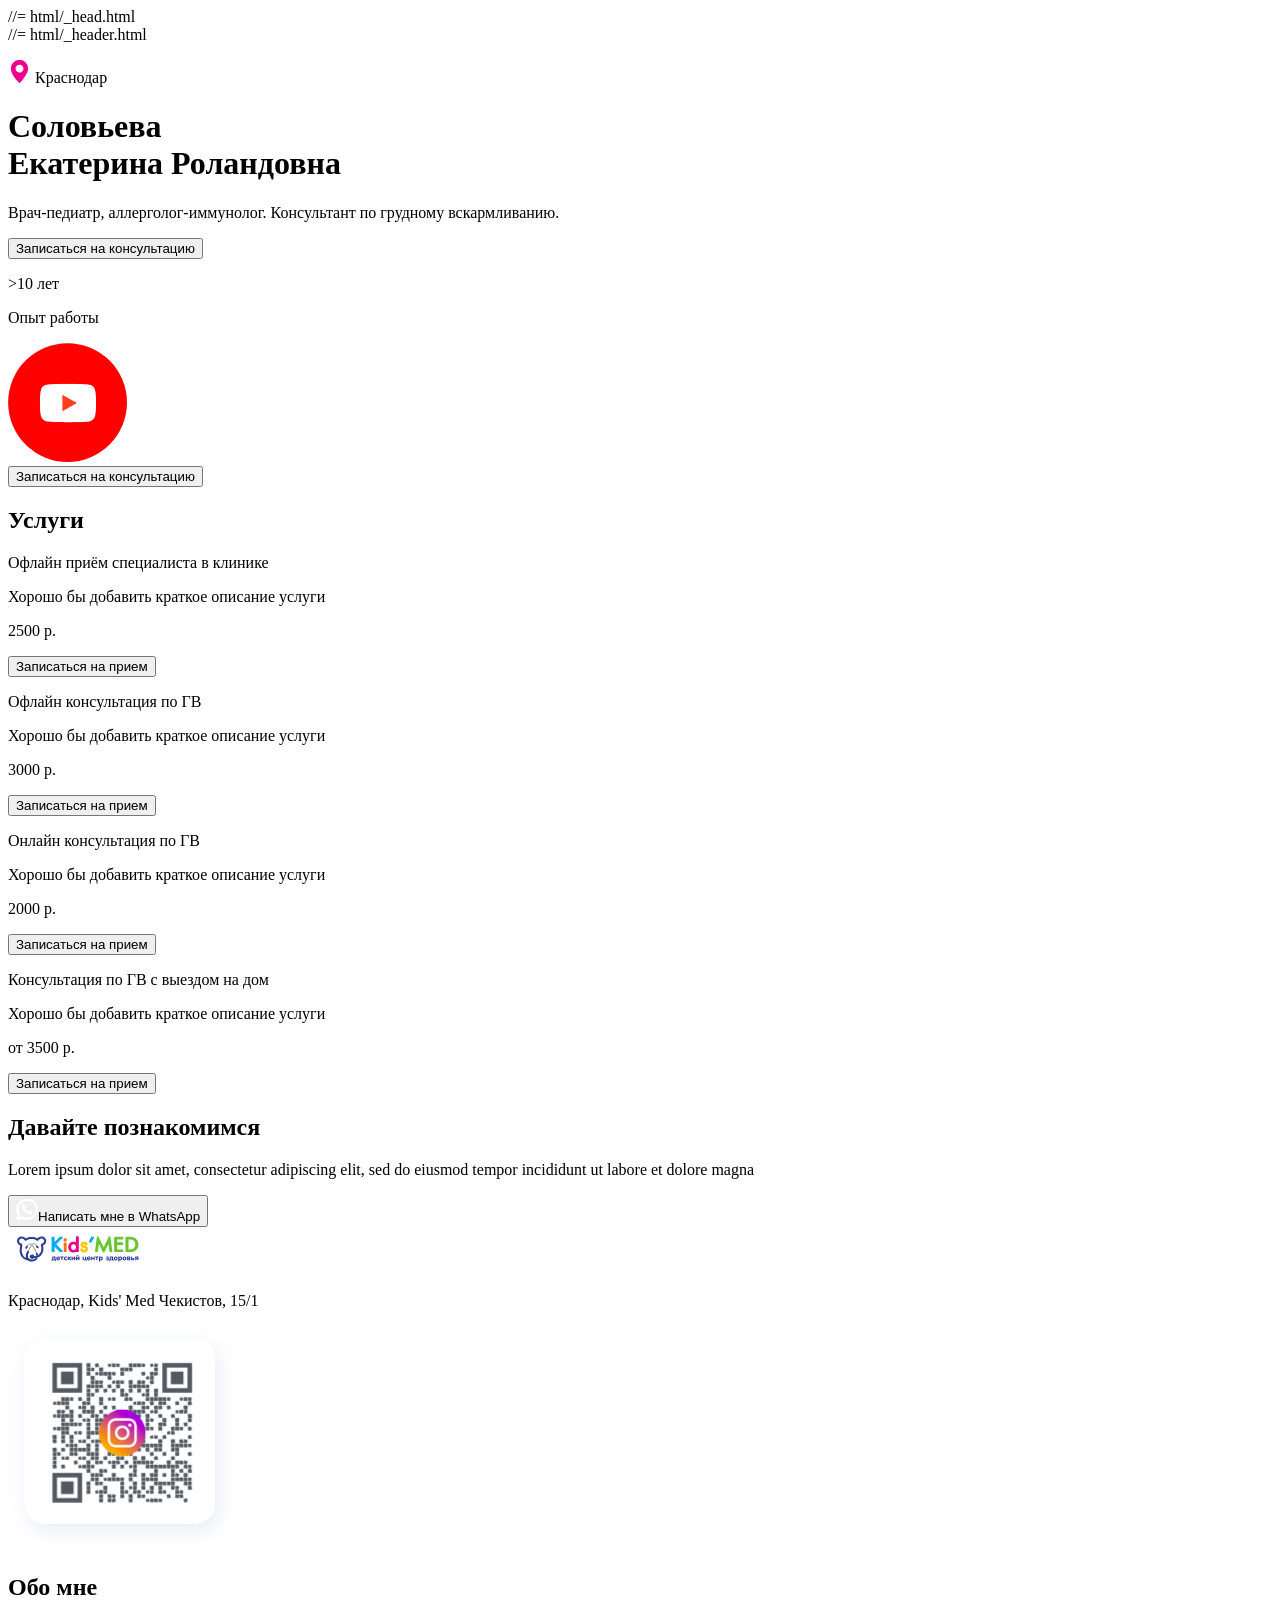
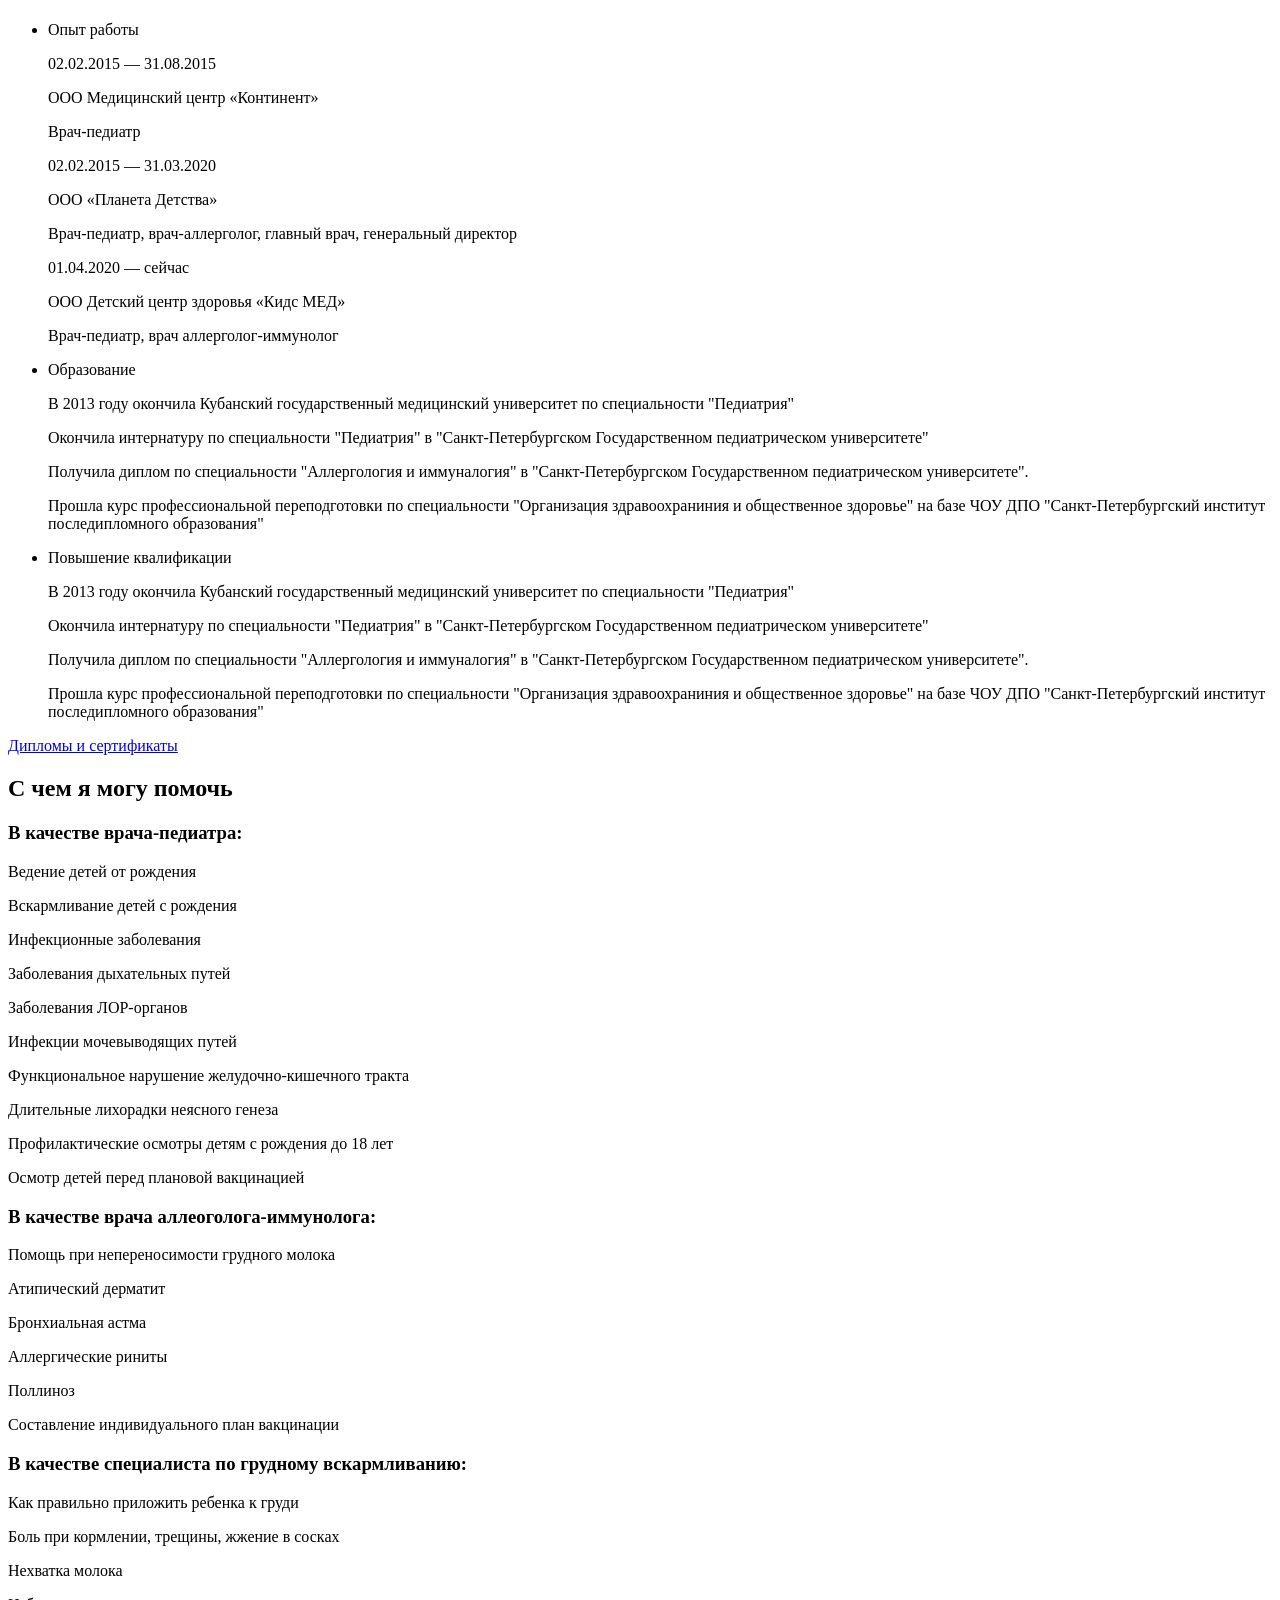
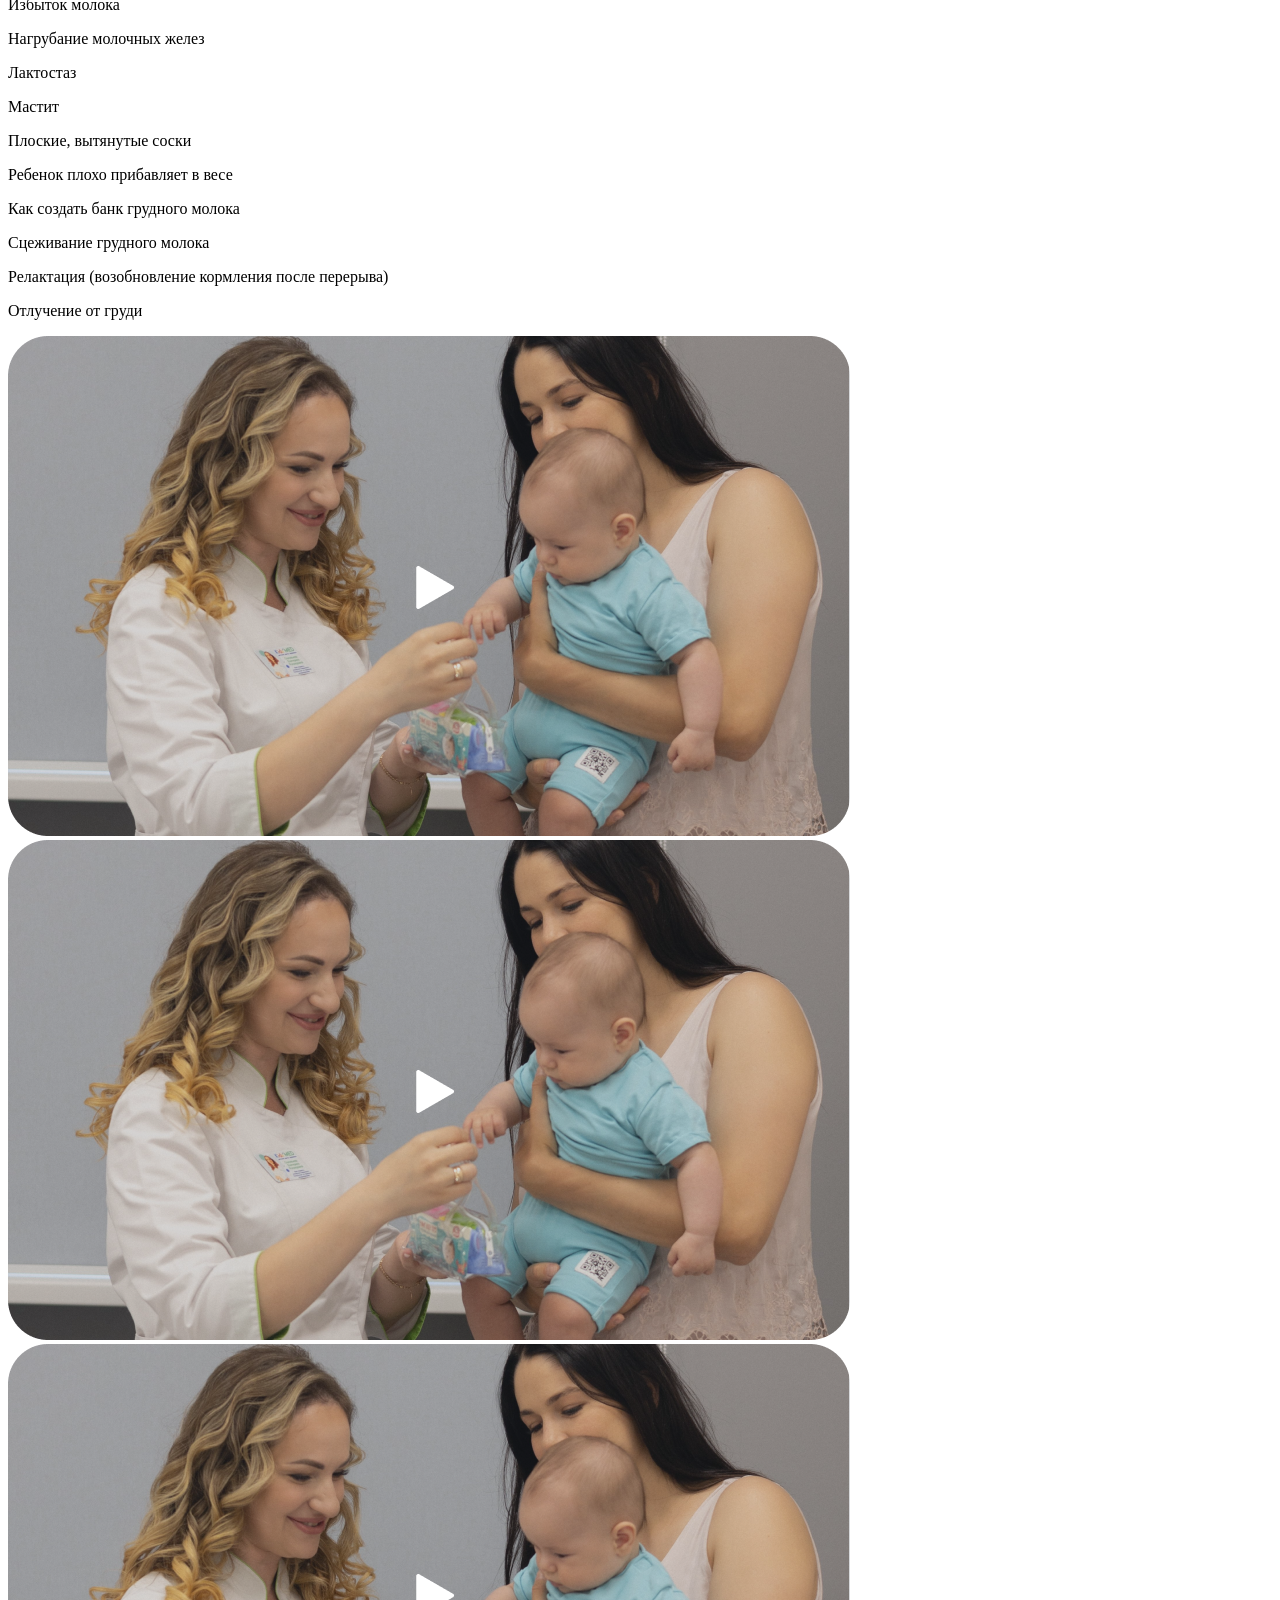
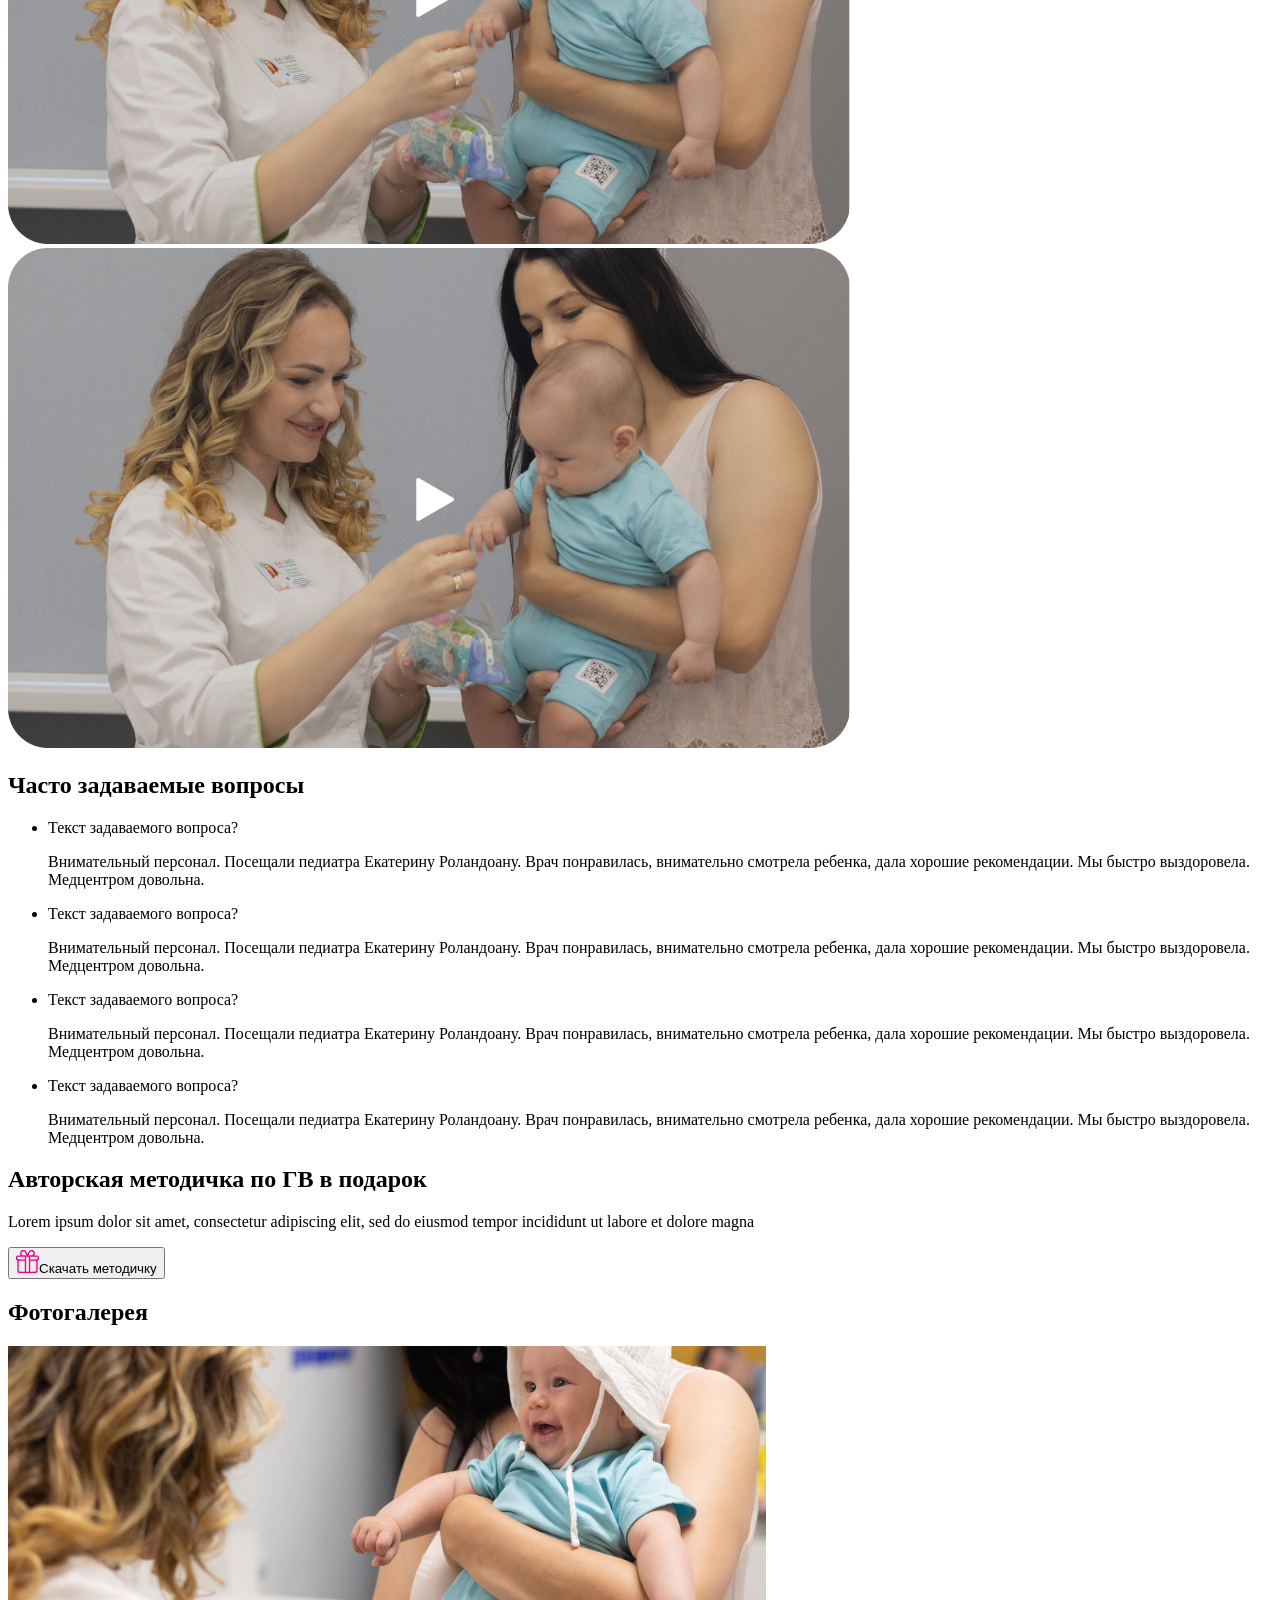
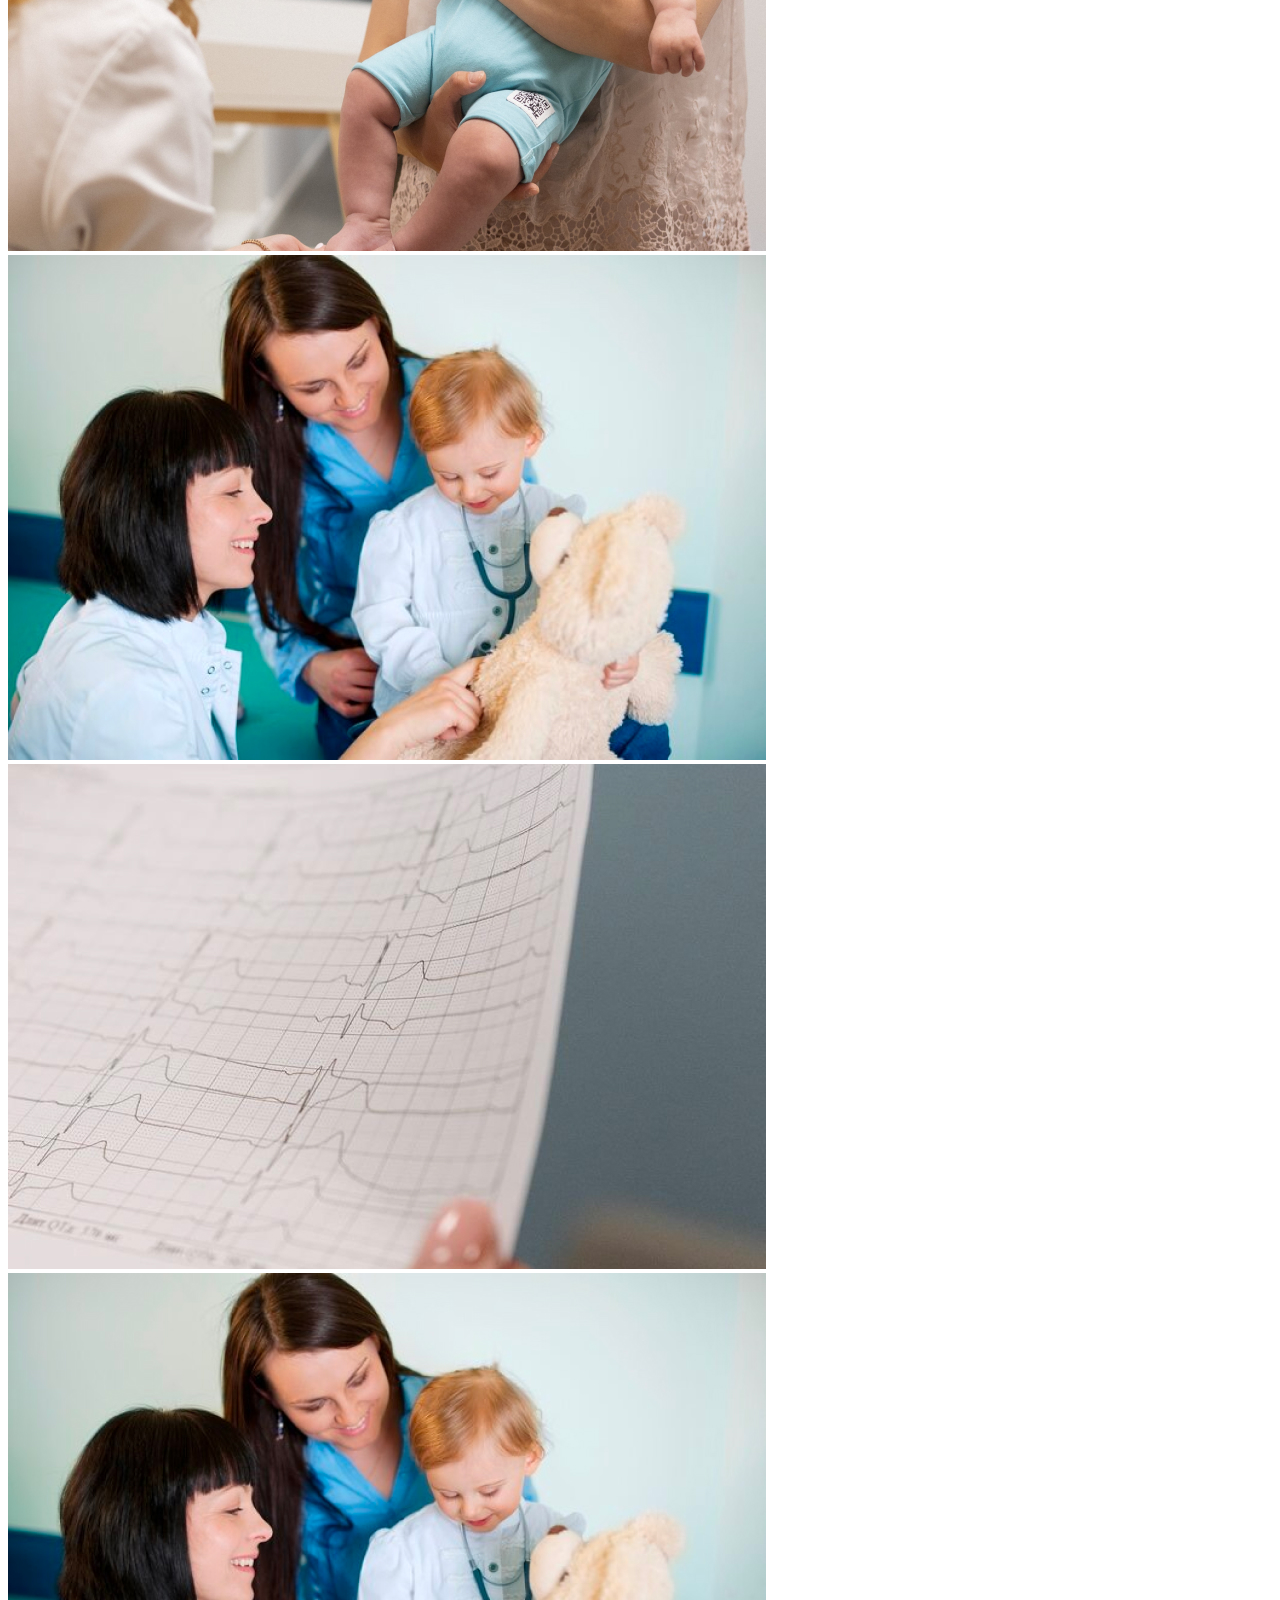
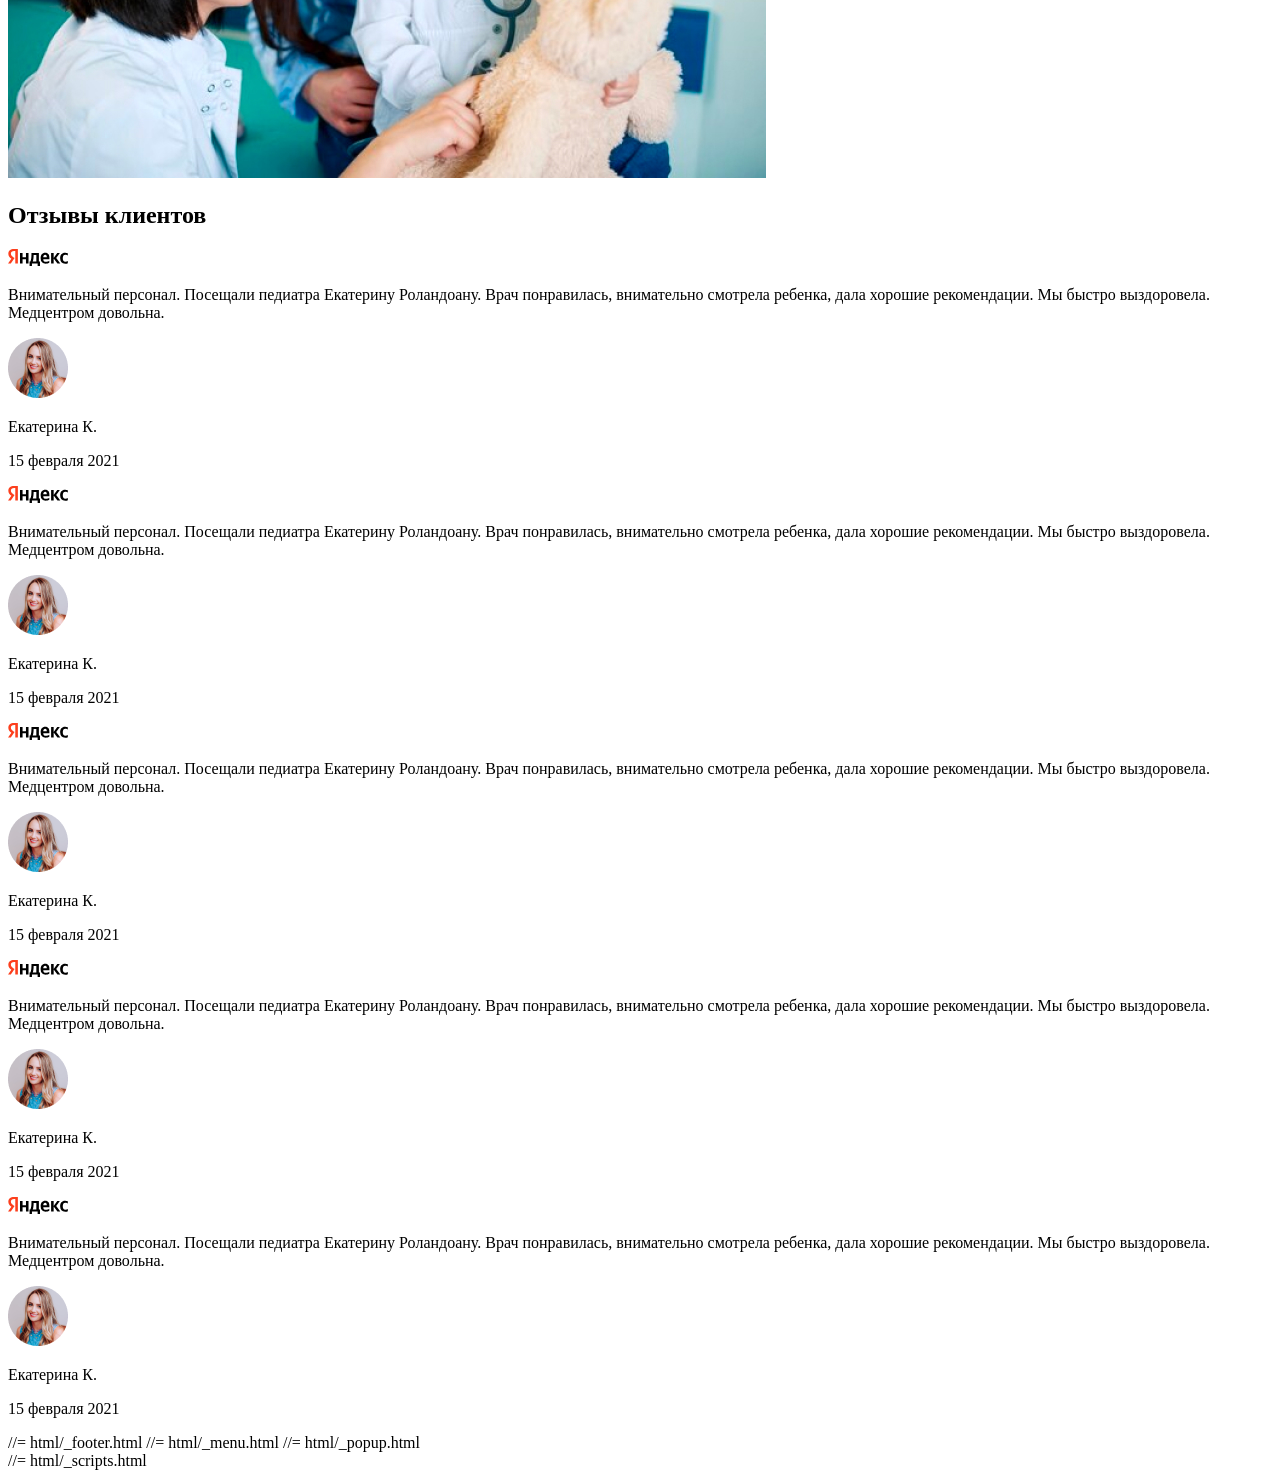
<file: src/index.html>
<!DOCTYPE html>
<html lang="ru">
<head>
    //= html/_head.html
    <title>Template</title>
</head>
<body>
<div class="page-container page-main">
    //= html/_header.html
    <main class="page">
        <div class="hero__block">
            <div class="page__inner hero__block__inner">
                <div class="hero__block__inner_main">
                    <p class="h_upper">
                        <img src="img/pin.svg" alt="">
                        <span>Краснодар</span>
                    </p>
                    <h1><span>Соловьева <br></span> Екатерина Роландовна</h1>
                    <p class="subheader">Врач-педиатр, аллерголог-иммунолог. Консультант по грудному вскармливанию.</p>
                    <button class="btn">Записаться на консультацию</button>
                </div>
                <div class="hero__block__inner_sub">
                    <p class="big_pink">>10 лет</p>
                    <p class="sub_p">Опыт работы</p>
                </div>
                <div class="youtube_btn"><a href="#"><img src="img/yt.svg" alt=""></a></div>
            </div>
            <div class="btn_main mobile"><button class="btn" id="pop_open">Записаться на консультацию</button></div>

        </div>
        <div class="page__inner">

            <section class="page__item" id="serv">
                <h2>Услуги</h2>
                <div class="services_tile">
                    <div class="services_tile__item">
                        <div class="top"><p>Офлайн приём специалиста в клинике</p></div>
                        <div class="item_body">
                            <p class="item_body_descr">Хорошо бы добавить краткое описание услуги</p>
                            <p class="price">2500 р.</p>
                            <div class="btn_box"><button class="btn btn_white">Записаться на прием</button></div>
                        </div>
                    </div>
                    <div class="services_tile__item">
                        <div class="top"><p>Офлайн консультация по ГВ</p></div>
                        <div class="item_body">
                            <p class="item_body_descr">Хорошо бы добавить краткое описание услуги</p>
                            <p class="price">3000 р.</p>
                            <div class="btn_box"><button class="btn btn_white">Записаться на прием</button></div>
                        </div>
                    </div>
                    <div class="services_tile__item">
                        <div class="top"><p>Онлайн консультация по ГВ</p></div>
                        <div class="item_body">
                            <p class="item_body_descr">Хорошо бы добавить краткое описание услуги</p>
                            <p class="price">2000 р.</p>
                            <div class="btn_box"><button class="btn btn_white">Записаться на прием</button></div>
                        </div>
                    </div>
                    <div class="services_tile__item">
                        <div class="top"><p>Консультация по ГВ с выездом на дом</p></div>
                        <div class="item_body">
                            <p class="item_body_descr">Хорошо бы добавить краткое описание услуги</p>
                            <p class="price">от 3500 р.</p>
                            <div class="btn_box"><button class="btn btn_white">Записаться на прием</button></div>
                        </div>
                    </div>
                </div>
            </section>

        </div>
        <div class="wide-screen">
            <div class="page__inner meet-block">
                <section class="page__item photo-block">
                    <div class="left">
                        <h2>Давайте познакомимся</h2>
                        <p>Lorem ipsum dolor sit amet, consectetur adipiscing elit, sed do eiusmod tempor incididunt ut labore et dolore magna</p>
                        <button class="btn btn_img"><img src="img/wh.svg" alt="">Написать мне в WhatsApp</button>
                    </div>
                </section>
            </div>
            <div class="photo_box"></div>
        </div>

        <div class="wide-screen map">
            <div class="map_box" id="map"></div>
            <div class="page__inner">
                <section class="page__item">
                    <div class="map_top">
                        <div class="map_top__inner">
                            <img src="img/logo.svg" alt="">
                            <p>Краснодар, Kids' Med Чекистов, 15/1</p>
                        </div>
                    </div>
                    <div class="map_bottom">
                        <a href="#"><img src="img/inst.svg" alt=""></a>
                    </div>
                </section>
            </div>
        </div>

        <div id="about" class="page__inner about_item">
            <section class="page__item">
                <h2>Обо мне</h2>
                <div class="about">
                    <div class="accordion">
                        <ul class="accordion__list">
                            <li class="accordion__item accordion__item_open">
                                <div class="accordion__btn">
                                    <p class="accordion__text">Опыт работы</p>
                                </div>
                                <div class="accordion__content">
                                    <div class="info_row">
                                        <div class="dates"><p>02.02.2015 — 31.08.2015</p></div>
                                        <div class="info">
                                            <p>ООО Медицинский центр «Континент»</p>
                                            <p>Врач-педиатр</p>
                                        </div>
                                    </div>
                                    <div class="info_row">
                                        <div class="dates"><p>02.02.2015 — 31.03.2020</p></div>
                                        <div class="info">
                                            <p>ООО «Планета Детства»</p>
                                            <p>Врач-педиатр, врач-аллерголог, главный врач, генеральный директор</p>
                                        </div>
                                    </div>
                                    <div class="info_row">
                                        <div class="dates"><p>01.04.2020 — сейчас</p></div>
                                        <div class="info">
                                            <p>ООО Детский центр здоровья «Кидс МЕД»</p>
                                            <p>Врач-педиатр, врач аллерголог-иммунолог</p>
                                        </div>
                                    </div>
                                </div>
                            </li>
                            <li class="accordion__item accordion__item_open">
                                <div class="accordion__btn">
                                    <p class="accordion__text">Образование</p>
                                </div>
                                <div class="accordion__content">
                                    <div class="info_row education">
                                        <p>В 2013 году окончила Кубанский государственный медицинский университет по специальности "Педиатрия"</p>
                                    </div>
                                    <div class="info_row education">
                                        <p>Окончила интернатуру по специальности "Педиатрия" в "Санкт-Петербургском Государственном педиатрическом университете"</p>
                                    </div>
                                    <div class="info_row education">
                                        <p>Получила диплом по специальности "Аллергология и иммуналогия" в "Санкт-Петербургском Государственном педиатрическом университете".</p>
                                    </div>
                                    <div class="info_row education">
                                        <p>Прошла курс профессиональной переподготовки по специальности "Организация здравоохраниния и общественное здоровье" на базе ЧОУ ДПО "Санкт-Петербургский институт последипломного образования"</p>
                                    </div>
                                </div>
                            </li>
                            <li class="accordion__item">
                                <div class="accordion__btn">
                                    <p class="accordion__text">Повышение квалификации</p>
                                </div>
                                <div class="accordion__content">
                                    <div class="info_row education">
                                        <p>В 2013 году окончила Кубанский государственный медицинский университет по специальности "Педиатрия"</p>
                                    </div>
                                    <div class="info_row education">
                                        <p>Окончила интернатуру по специальности "Педиатрия" в "Санкт-Петербургском Государственном педиатрическом университете"</p>
                                    </div>
                                    <div class="info_row education">
                                        <p>Получила диплом по специальности "Аллергология и иммуналогия" в "Санкт-Петербургском Государственном педиатрическом университете".</p>
                                    </div>
                                    <div class="info_row education">
                                        <p>Прошла курс профессиональной переподготовки по специальности "Организация здравоохраниния и общественное здоровье" на базе ЧОУ ДПО "Санкт-Петербургский институт последипломного образования"</p>
                                    </div>
                                </div>
                            </li>
                        </ul>
                    </div>
                </div>
                <a class="docs" href="#">Дипломы и сертификаты</a>
            </section>
        </div>

        <div class="wide-screen gray-rounded">
            <div class="page__inner">
                <section class="page__item tags">
                    <h2>С чем я могу помочь</h2>
                    <div class="tags__outter">
                        <h3>В качестве врача-педиатра:</h3>
                        <div class="tags__box">
                            <div class="tags__box_item">
                                <p>Ведение детей от рождения</p>
                            </div>
                            <div class="tags__box_item">
                                <p>Вскармливание детей с рождения</p>
                            </div>
                            <div class="tags__box_item">
                                <p>Инфекционные заболевания</p>
                            </div>
                            <div class="tags__box_item">
                                <p>Заболевания дыхательных путей</p>
                            </div>
                            <div class="tags__box_item">
                                <p>Заболевания ЛОР-органов</p>
                            </div>
                            <div class="tags__box_item">
                                <p>Инфекции мочевыводящих путей</p>
                            </div>
                            <div class="tags__box_item">
                                <p>Функциональное нарушение желудочно-кишечного тракта</p>
                            </div>
                            <div class="tags__box_item">
                                <p>Длительные лихорадки неясного генеза</p>
                            </div>
                            <div class="tags__box_item">
                                <p>Профилактические осмотры детям с рождения до 18 лет</p>
                            </div>
                            <div class="tags__box_item">
                                <p>Осмотр детей перед плановой вакцинацией</p>
                            </div>
                        </div>
                    </div>

                    <div class="tags__outter">
                        <h3>В качестве врача аллеоголога-иммунолога:</h3>
                        <div class="tags__box">
                            <div class="tags__box_item">
                                <p>Помощь при непереносимости грудного молока</p>
                            </div>
                            <div class="tags__box_item">
                                <p>Атипический дерматит</p>
                            </div>
                            <div class="tags__box_item">
                                <p>Бронхиальная астма</p>
                            </div>
                            <div class="tags__box_item">
                                <p>Аллергические риниты</p>
                            </div>
                            <div class="tags__box_item">
                                <p>Поллиноз</p>
                            </div>
                            <div class="tags__box_item">
                                <p>Составление индивидуального план вакцинации</p>
                            </div>
                        </div>
                    </div>

                    <div class="tags__outter">
                        <h3>В качестве специалиста по грудному вскармливанию:</h3>
                        <div class="tags__box">
                            <div class="tags__box_item">
                                <p>Как правильно приложить ребенка к груди</p>
                            </div>
                            <div class="tags__box_item">
                                <p>Боль при кормлении, трещины, жжение в сосках</p>
                            </div>
                            <div class="tags__box_item">
                                <p>Нехватка молока</p>
                            </div>
                            <div class="tags__box_item">
                                <p>Избыток молока</p>
                            </div>
                            <div class="tags__box_item">
                                <p>Нагрубание молочных желез</p>
                            </div>
                            <div class="tags__box_item">
                                <p>Лактостаз</p>
                            </div>
                            <div class="tags__box_item">
                                <p>Мастит</p>
                            </div>
                            <div class="tags__box_item">
                                <p>Плоские, вытянутые соски</p>
                            </div>
                            <div class="tags__box_item">
                                <p>Ребенок плохо прибавляет в весе</p>
                            </div>
                            <div class="tags__box_item">
                                <p>Как создать банк грудного молока</p>
                            </div>
                            <div class="tags__box_item">
                                <p>Сцеживание грудного молока</p>
                            </div>
                            <div class="tags__box_item">
                                <p>Релактация (возобновление кормления после перерыва)</p>
                            </div>
                            <div class="tags__box_item">
                                <p>Отлучение от груди</p>
                            </div>
                        </div>
                    </div>

                </section>
            </div>
            <div class="slider">
                <div class="slider__inner slider_main">
                    <div class="slide">
                        <img class="slide_content"  src="img/vid.png" alt="">
                    </div>
                    <div class="slide">
                        <img class="slide_content" src="img/vid.png" alt="">
                    </div>
                    <div class="slide">
                        <img class="slide_content" src="img/vid.png" alt="">
                    </div>
                    <div class="slide">
                        <img class="slide_content" src="img/vid.png" alt="">
                    </div>
                </div>
            </div>


            <div class="page__inner">
                <section class="page__item faq_block" id="faq">
                    <h2>Часто задаваемые вопросы</h2>
                    <div class="accordion faq">
                        <ul class="accordion__list">
                            <li class="accordion__item">
                                <div class="accordion__btn">
                                    <p class="accordion__text">Текст задаваемого вопроса?</p>
                                </div>
                                <div class="accordion__content">
                                    <p>Внимательный персонал. Посещали педиатра Екатерину Роландоану. Врач понравилась, внимательно смотрела ребенка, дала хорошие рекомендации. Мы быстро выздоровела. Медцентром довольна.</p>
                                </div>
                            </li>
                            <li class="accordion__item">
                                <div class="accordion__btn">
                                    <p class="accordion__text">Текст задаваемого вопроса?</p>
                                </div>
                                <div class="accordion__content">
                                    <p>Внимательный персонал. Посещали педиатра Екатерину Роландоану. Врач понравилась, внимательно смотрела ребенка, дала хорошие рекомендации. Мы быстро выздоровела. Медцентром довольна.</p>
                                </div>
                            </li>
                            <li class="accordion__item">
                                <div class="accordion__btn">
                                    <p class="accordion__text">Текст задаваемого вопроса?</p>
                                </div>
                                <div class="accordion__content">
                                    <p>Внимательный персонал. Посещали педиатра Екатерину Роландоану. Врач понравилась, внимательно смотрела ребенка, дала хорошие рекомендации. Мы быстро выздоровела. Медцентром довольна.</p>
                                </div>
                            </li>
                            <li class="accordion__item">
                                <div class="accordion__btn">
                                    <p class="accordion__text">Текст задаваемого вопроса?</p>
                                </div>
                                <div class="accordion__content">
                                    <p>Внимательный персонал. Посещали педиатра Екатерину Роландоану. Врач понравилась, внимательно смотрела ребенка, дала хорошие рекомендации. Мы быстро выздоровела. Медцентром довольна.</p>
                                </div>
                            </li>
                        </ul>
                    </div>
                </section>
            </div>

        </div>

        <div class="wide-screen pink_block">
            <div class="page__inner meet-block">
                <section class="page__item photo-block">
                    <div class="left">
                        <h2>Авторская методичка по ГВ в подарок</h2>
                        <p>Lorem ipsum dolor sit amet, consectetur adipiscing elit, sed do eiusmod tempor incididunt ut labore et dolore magna</p>
                        <button class="btn btn_img btn_white"><img src="img/gift.svg" alt="">Скачать методичку</button>
                    </div>
                </section>
            </div>
            <div class="photo_box gv_box"></div>
        </div>

        <div id="gallery" class="wide-screen gallery">
            <div class="page__inner gallery_title">
                <section class="page__item">
                    <h2>Фотогалерея</h2>
                </section>
            </div>
            <div class="slider">
                <div class="slider__inner slider_main">
                    <div class="slide">
                        <img class="slide_content" src="img/01.jpg" alt="">
                    </div>
                    <div class="slide">
                        <img class="slide_content" src="img/02.jpg" alt="">
                    </div>
                    <div class="slide">
                        <img class="slide_content" src="img/03.jpg" alt="">
                    </div>
                    <div class="slide">
                        <img class="slide_content" src="img/02.jpg" alt="">
                    </div>
                </div>
            </div>
        </div>

        <div class="wide-screen gray-block">
            <div class="page__inner">
                <div class="page__inner">
                    <section class="page__item" id="feedback">
                        <h2>Отзывы клиентов</h2>
                        <div class="feed_slider">
                            <div class="feed_slider__inner fs_slider">
                                <div class="fs_slide">
                                    <div class="fs_slide__inner">
                                        <div class="logo"><img src="img/ya.svg" alt=""></div>
                                        <p class="feed_text">Внимательный персонал. Посещали педиатра Екатерину Роландоану. Врач понравилась, внимательно смотрела ребенка, дала хорошие рекомендации. Мы быстро выздоровела. Медцентром довольна.</p>
                                        <div class="author">
                                            <div class="avatar"><img src="img/ava.png" alt=""></div>
                                            <div class="name">
                                                <p>Екатерина К.</p>
                                                <p>15 февраля 2021</p>
                                            </div>
                                        </div>
                                    </div>
                                </div>
                                <div class="fs_slide">
                                    <div class="fs_slide__inner">
                                        <div class="logo"><img src="img/ya.svg" alt=""></div>
                                        <p class="feed_text">Внимательный персонал. Посещали педиатра Екатерину Роландоану. Врач понравилась, внимательно смотрела ребенка, дала хорошие рекомендации. Мы быстро выздоровела. Медцентром довольна.</p>
                                        <div class="author">
                                            <div class="avatar"><img src="img/ava.png" alt=""></div>
                                            <div class="name">
                                                <p>Екатерина К.</p>
                                                <p>15 февраля 2021</p>
                                            </div>
                                        </div>
                                    </div>
                                </div>
                                <div class="fs_slide">
                                    <div class="fs_slide__inner">
                                        <div class="logo"><img src="img/ya.svg" alt=""></div>
                                        <p class="feed_text">Внимательный персонал. Посещали педиатра Екатерину Роландоану. Врач понравилась, внимательно смотрела ребенка, дала хорошие рекомендации. Мы быстро выздоровела. Медцентром довольна.</p>
                                        <div class="author">
                                            <div class="avatar"><img src="img/ava.png" alt=""></div>
                                            <div class="name">
                                                <p>Екатерина К.</p>
                                                <p>15 февраля 2021</p>
                                            </div>
                                        </div>
                                    </div>
                                </div>
                                <div class="fs_slide">
                                    <div class="fs_slide__inner">
                                        <div class="logo"><img src="img/ya.svg" alt=""></div>
                                        <p class="feed_text">Внимательный персонал. Посещали педиатра Екатерину Роландоану. Врач понравилась, внимательно смотрела ребенка, дала хорошие рекомендации. Мы быстро выздоровела. Медцентром довольна.</p>
                                        <div class="author">
                                            <div class="avatar"><img src="img/ava.png" alt=""></div>
                                            <div class="name">
                                                <p>Екатерина К.</p>
                                                <p>15 февраля 2021</p>
                                            </div>
                                        </div>
                                    </div>
                                </div>
                                <div class="fs_slide">
                                    <div class="fs_slide__inner">
                                        <div class="logo"><img src="img/ya.svg" alt=""></div>
                                        <p class="feed_text">Внимательный персонал. Посещали педиатра Екатерину Роландоану. Врач понравилась, внимательно смотрела ребенка, дала хорошие рекомендации. Мы быстро выздоровела. Медцентром довольна.</p>
                                        <div class="author">
                                            <div class="avatar"><img src="img/ava.png" alt=""></div>
                                            <div class="name">
                                                <p>Екатерина К.</p>
                                                <p>15 февраля 2021</p>
                                            </div>
                                        </div>
                                    </div>
                                </div>
                            </div>
                        </div>
                    </section>
                </div>
            </div>
        </div>
    </main>
    //= html/_footer.html
    //= html/_menu.html
    //= html/_popup.html
</div>
//= html/_scripts.html
</body>
</html>
</file>
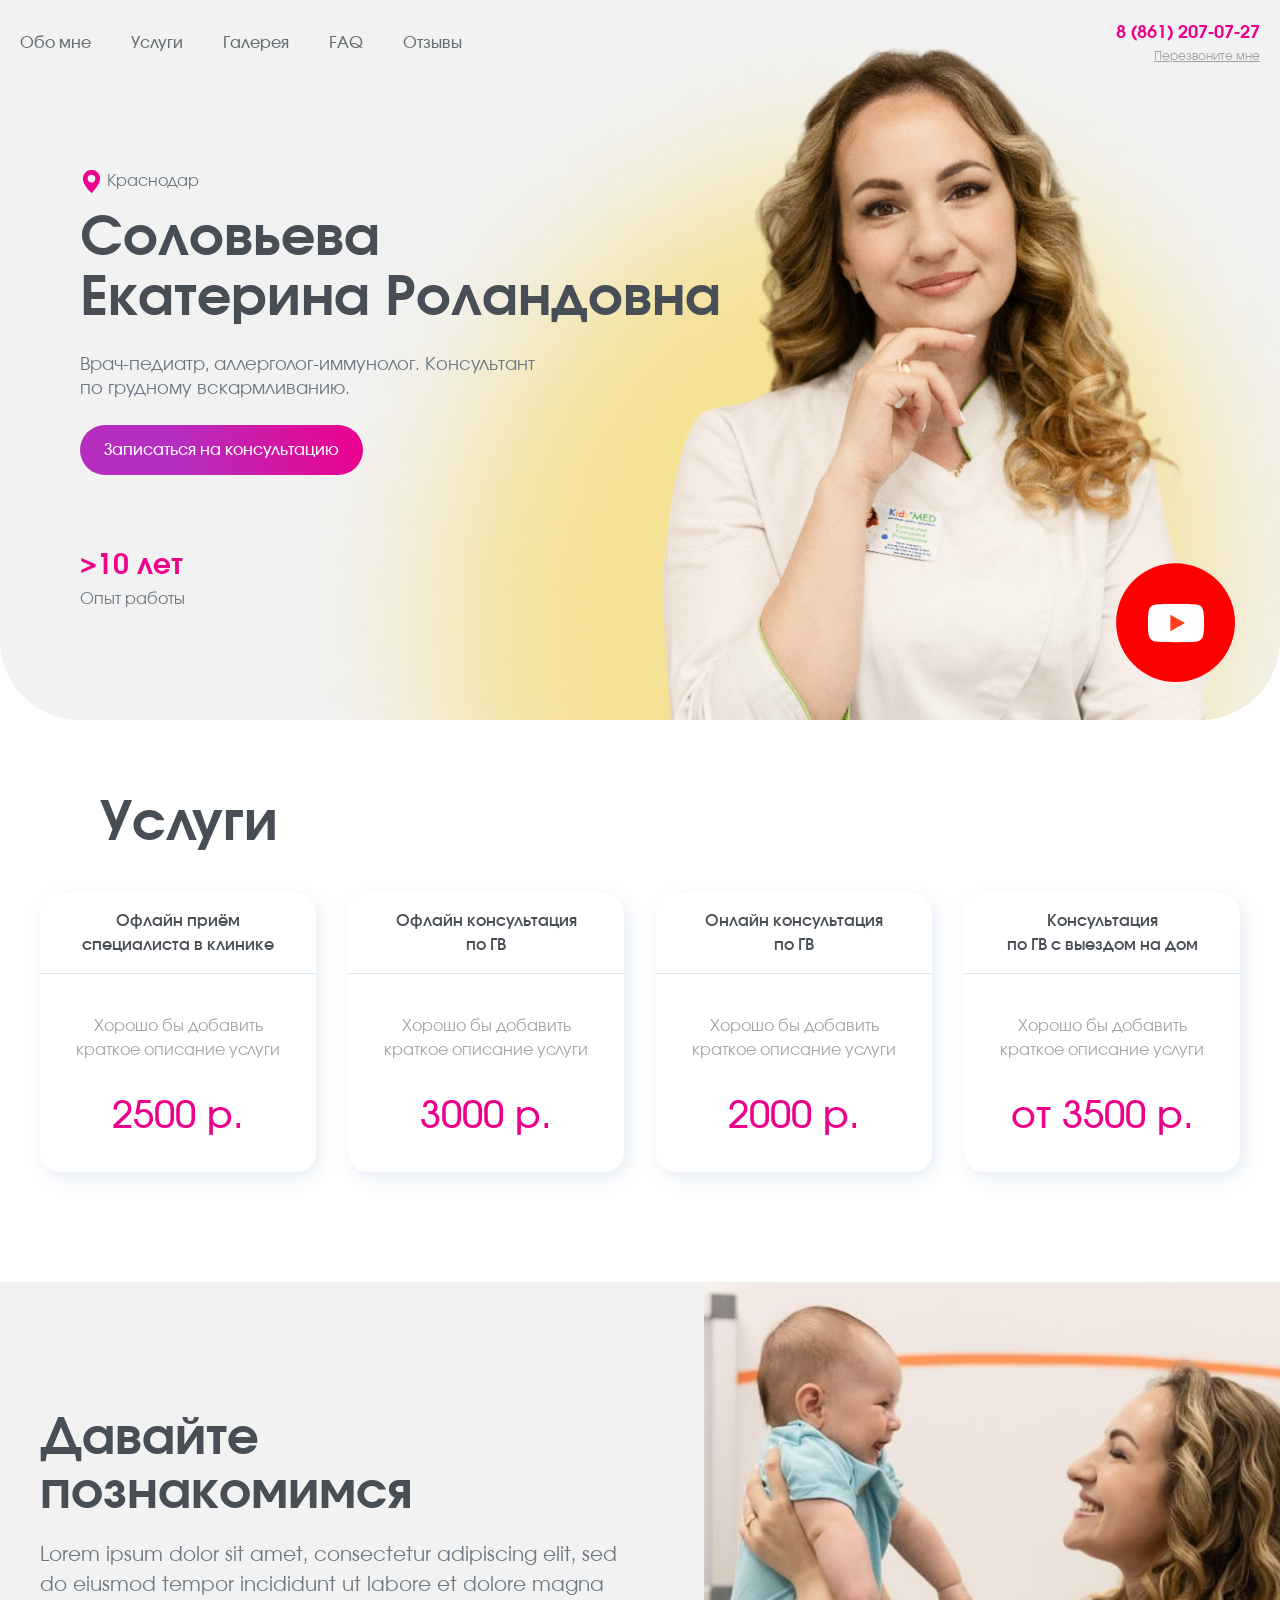
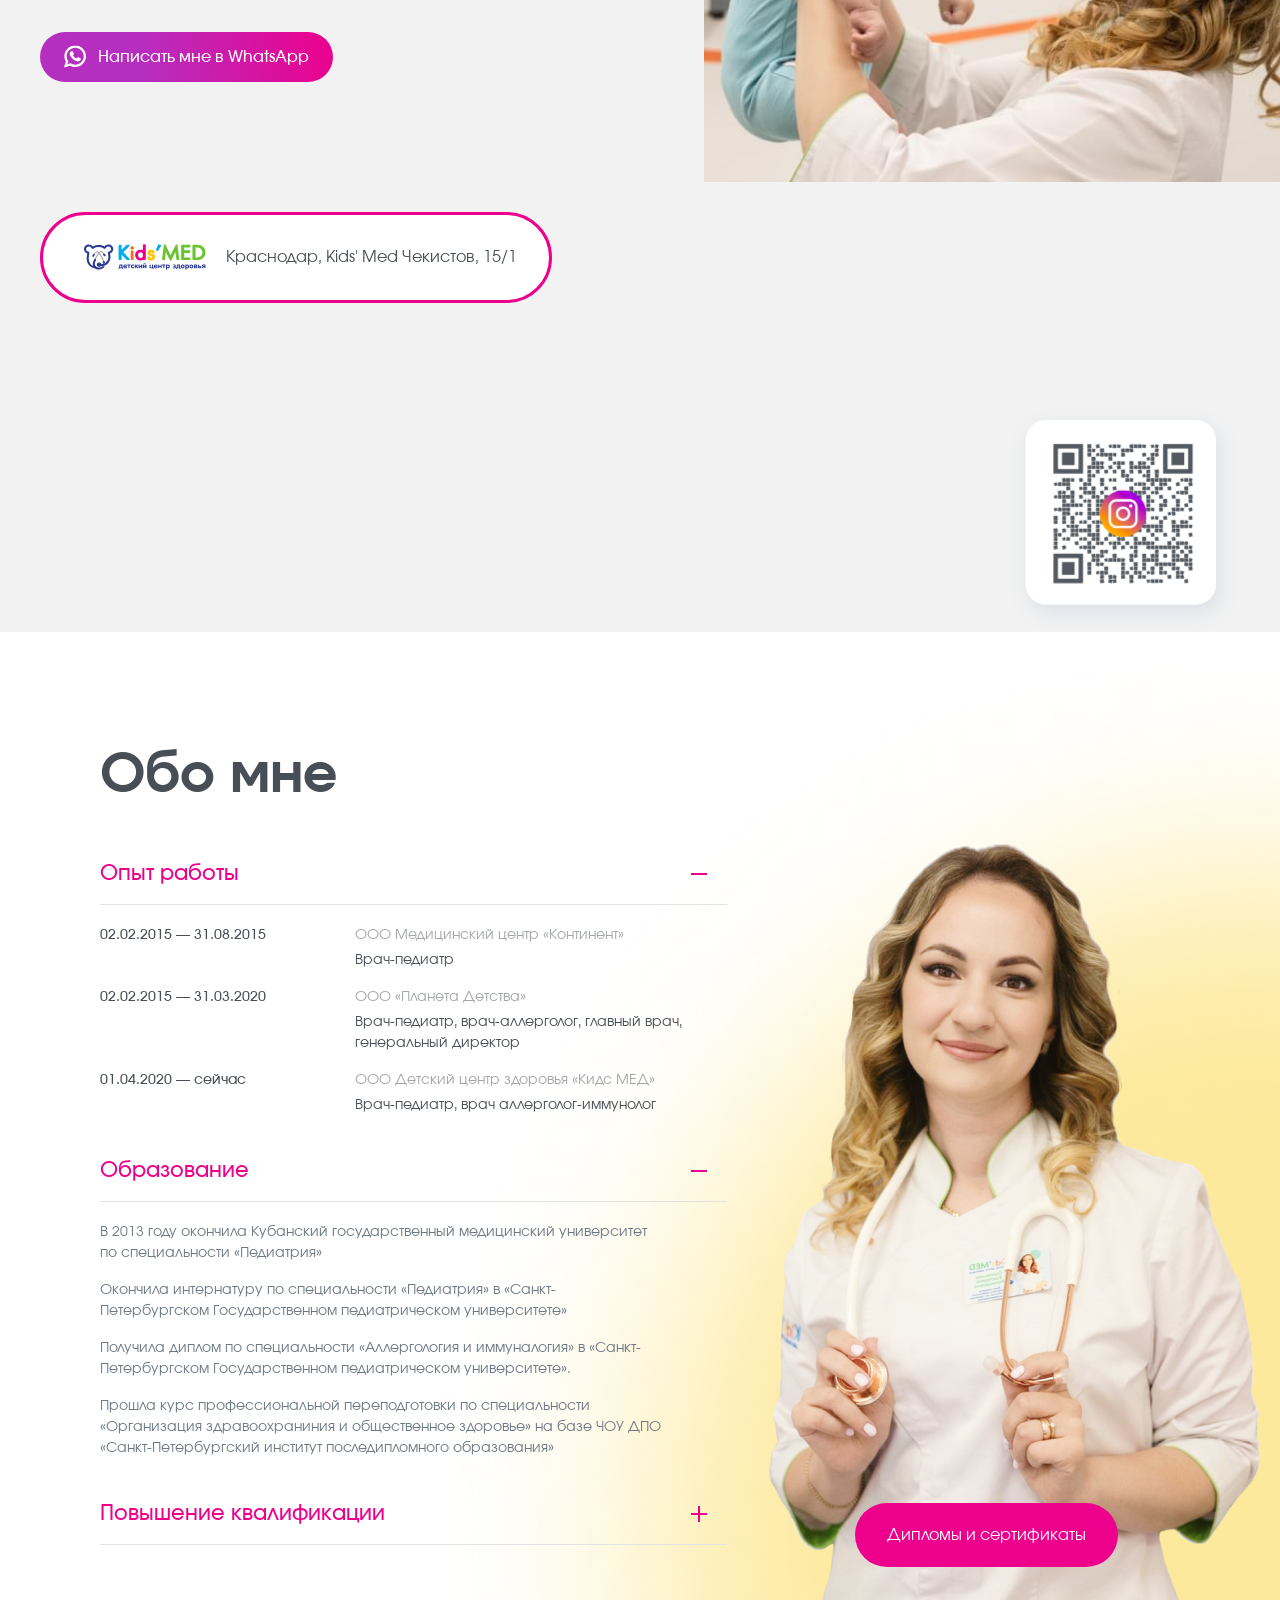
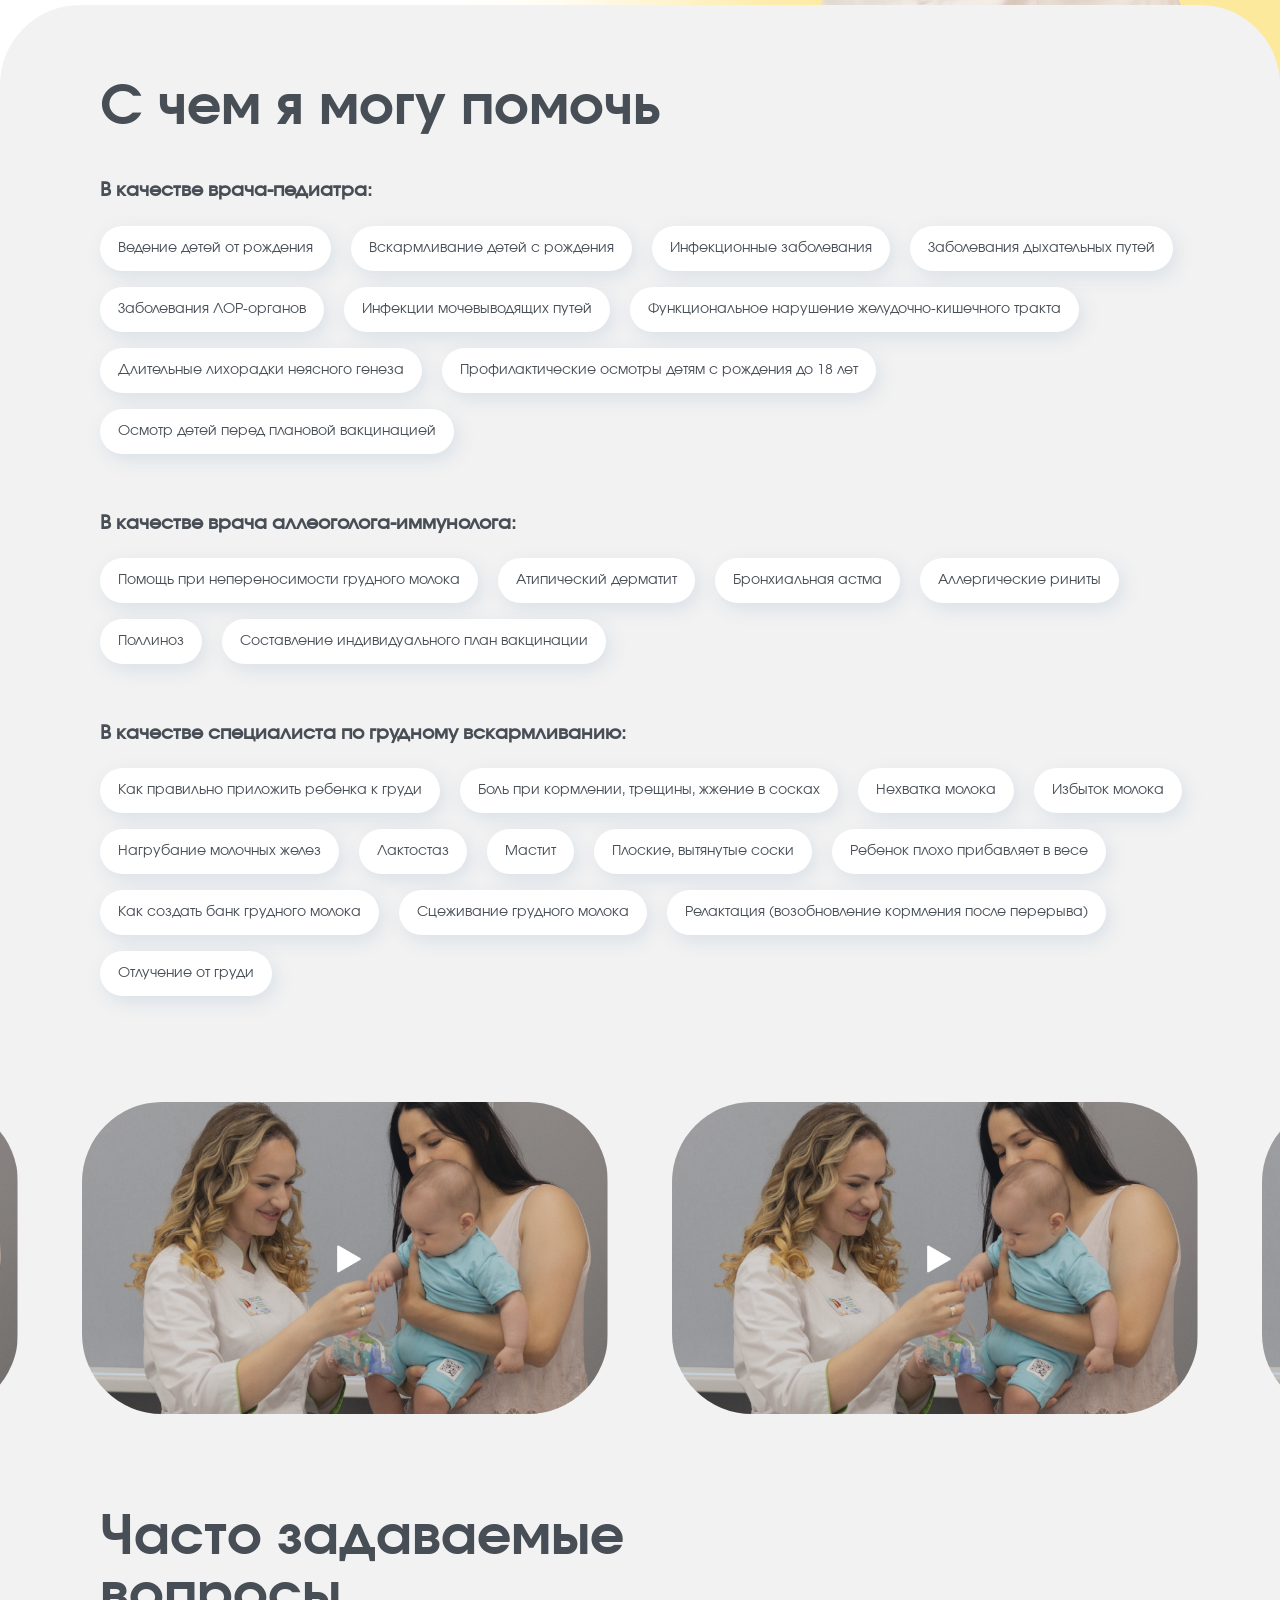
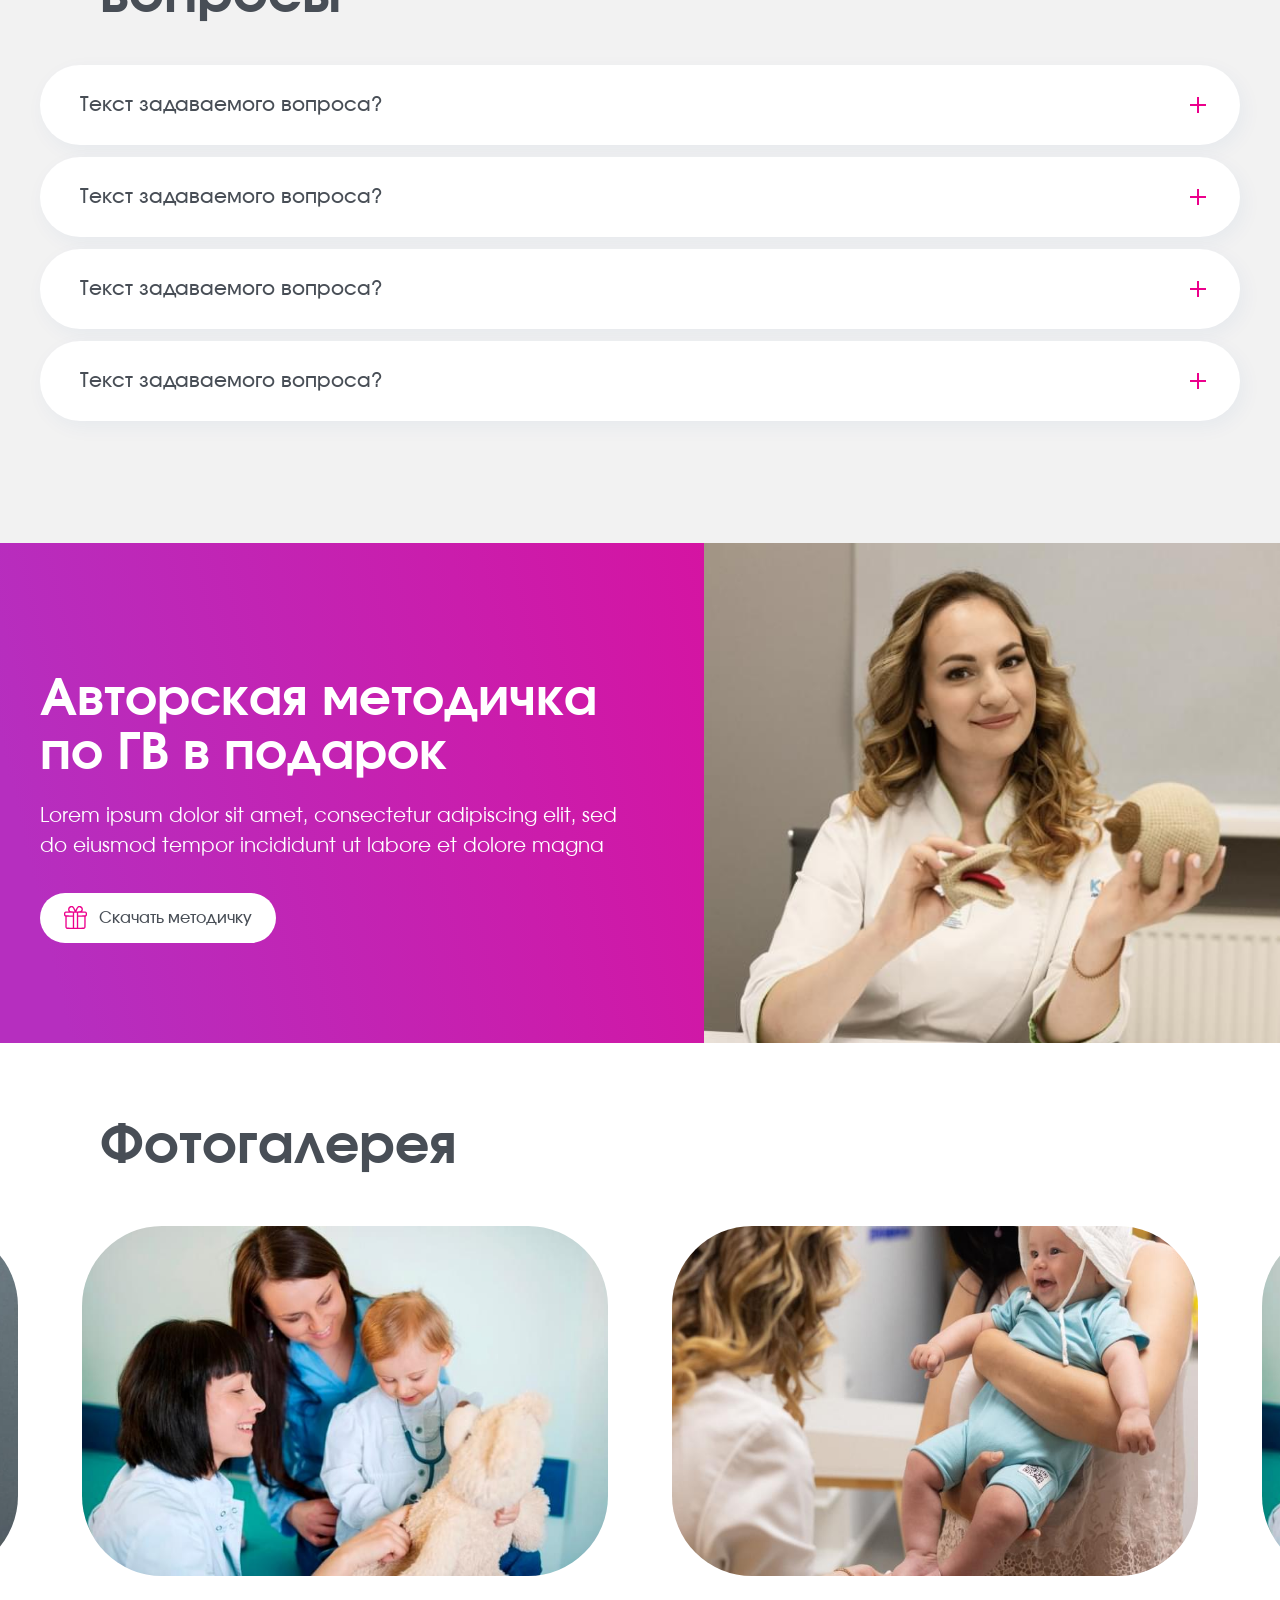
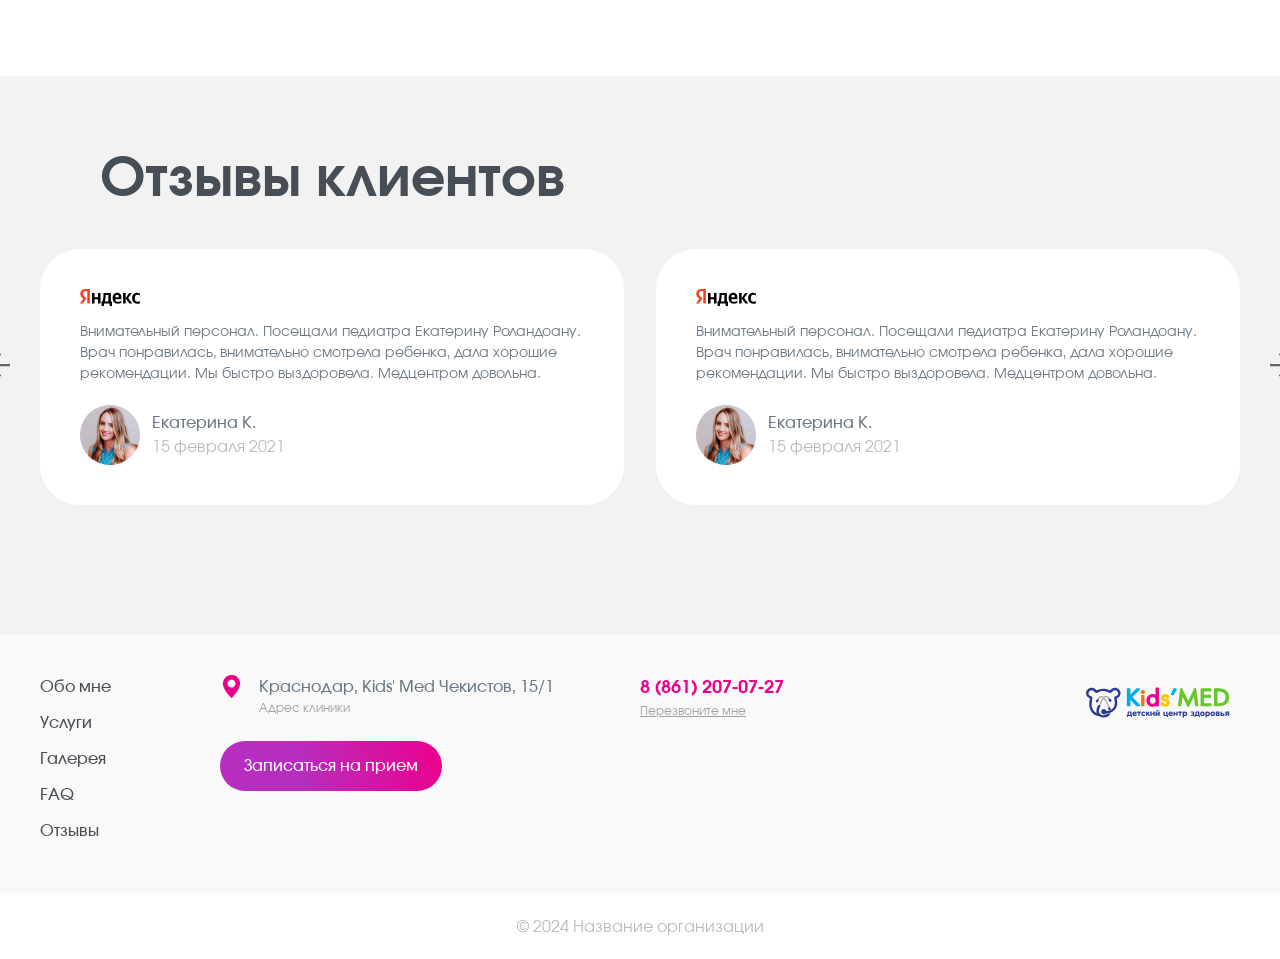
<file: web/index.html>
<!DOCTYPE html>
<html lang="ru">
<head>
    <meta http-equiv="Content-Type" content="text/html; charset=UTF-8">
    <meta id="viewport" name="viewport" content="width=device-width, initial-scale=1.0">
    <script src="https://api-maps.yandex.ru/2.1/?apikey=77dc28d4-690d-41be-8dc9-157768aa7e38&lang=ru_RU" type="text/javascript"></script>
    <link rel="stylesheet" href="css/main.css">
    <link rel="icon" href="favicon.ico" type="image/x-icon">
    <title>Template</title>
</head>
<body>
<div class="page-container page-main">
    <header class="header">
        <div class="header__inner">
            <div class="burger">
                <button class="hamburger" id="burger">
                    <span></span>
                </button>
            </div>
           <div class="header__inner_left">
               <ul class="nav__list">
                   <li><a href="#about" class="nav__link scroll__link">Обо мне</a></li>
                   <li><a href="#serv" class="nav__link scroll__link">Услуги</a></li>
                   <li><a href="#gallery" class="nav__link scroll__link">Галерея</a></li>
                   <li><a href="#faq" class="nav__link scroll__link">FAQ</a></li>
                   <li><a href="#feedback" class="nav__link scroll__link">Отзывы</a></li>
               </ul>
           </div>
            <div class="header__inner_right">
                <a href="tel:88612070727" class="link">8 (861) 207-07-27</a>
                <a href="#" class="sublink pop_open">Перезвоните мне</a>
            </div>
        </div>
    </header>
    <main class="page">
        <div class="hero__block">
            <div class="page__inner hero__block__inner">
                <div class="hero__block__inner_main">
                    <p class="h_upper">
                        <img src="img/pin.svg" alt="">
                        <span>Краснодар</span>
                    </p>
                    <h1><span>Соловьева <br></span> Екатерина Роландовна</h1>
                    <p class="subheader">Врач-педиатр, аллерголог-иммунолог. Консультант по грудному вскармливанию.</p>
                    <button class="btn">Записаться на консультацию</button>
                </div>
                <div class="hero__block__inner_sub">
                    <p class="big_pink">>10 лет</p>
                    <p class="sub_p">Опыт работы</p>
                </div>
                <div class="youtube_btn"><a href="#"><img src="img/yt.svg" alt=""></a></div>
            </div>
            <div class="btn_main mobile"><button class="btn" id="pop_open">Записаться на консультацию</button></div>

        </div>
        <div class="page__inner">

            <section class="page__item" id="serv">
                <h2>Услуги</h2>
                <div class="services_tile">
                    <div class="services_tile__item">
                        <div class="top"><p>Офлайн приём специалиста в клинике</p></div>
                        <div class="item_body">
                            <p class="item_body_descr">Хорошо бы добавить краткое описание услуги</p>
                            <p class="price">2500 р.</p>
                            <div class="btn_box"><button class="btn btn_white">Записаться на прием</button></div>
                        </div>
                    </div>
                    <div class="services_tile__item">
                        <div class="top"><p>Офлайн консультация по ГВ</p></div>
                        <div class="item_body">
                            <p class="item_body_descr">Хорошо бы добавить краткое описание услуги</p>
                            <p class="price">3000 р.</p>
                            <div class="btn_box"><button class="btn btn_white">Записаться на прием</button></div>
                        </div>
                    </div>
                    <div class="services_tile__item">
                        <div class="top"><p>Онлайн консультация по ГВ</p></div>
                        <div class="item_body">
                            <p class="item_body_descr">Хорошо бы добавить краткое описание услуги</p>
                            <p class="price">2000 р.</p>
                            <div class="btn_box"><button class="btn btn_white">Записаться на прием</button></div>
                        </div>
                    </div>
                    <div class="services_tile__item">
                        <div class="top"><p>Консультация по ГВ с выездом на дом</p></div>
                        <div class="item_body">
                            <p class="item_body_descr">Хорошо бы добавить краткое описание услуги</p>
                            <p class="price">от 3500 р.</p>
                            <div class="btn_box"><button class="btn btn_white">Записаться на прием</button></div>
                        </div>
                    </div>
                </div>
            </section>

        </div>
        <div class="wide-screen">
            <div class="page__inner meet-block">
                <section class="page__item photo-block">
                    <div class="left">
                        <h2>Давайте познакомимся</h2>
                        <p>Lorem ipsum dolor sit amet, consectetur adipiscing elit, sed do eiusmod tempor incididunt ut labore et dolore magna</p>
                        <button class="btn btn_img"><img src="img/wh.svg" alt="">Написать мне в WhatsApp</button>
                    </div>
                </section>
            </div>
            <div class="photo_box"></div>
        </div>

        <div class="wide-screen map">
            <div class="map_box" id="map"></div>
            <div class="page__inner">
                <section class="page__item">
                    <div class="map_top">
                        <div class="map_top__inner">
                            <img src="img/logo.svg" alt="">
                            <p>Краснодар, Kids' Med Чекистов, 15/1</p>
                        </div>
                    </div>
                    <div class="map_bottom">
                        <a href="#"><img src="img/inst.svg" alt=""></a>
                    </div>
                </section>
            </div>
        </div>

        <div id="about" class="page__inner about_item">
            <section class="page__item">
                <h2>Обо мне</h2>
                <div class="about">
                    <div class="accordion">
                        <ul class="accordion__list">
                            <li class="accordion__item accordion__item_open">
                                <div class="accordion__btn">
                                    <p class="accordion__text">Опыт работы</p>
                                </div>
                                <div class="accordion__content">
                                    <div class="info_row">
                                        <div class="dates"><p>02.02.2015 — 31.08.2015</p></div>
                                        <div class="info">
                                            <p>ООО Медицинский центр «Континент»</p>
                                            <p>Врач-педиатр</p>
                                        </div>
                                    </div>
                                    <div class="info_row">
                                        <div class="dates"><p>02.02.2015 — 31.03.2020</p></div>
                                        <div class="info">
                                            <p>ООО «Планета Детства»</p>
                                            <p>Врач-педиатр, врач-аллерголог, главный врач, генеральный директор</p>
                                        </div>
                                    </div>
                                    <div class="info_row">
                                        <div class="dates"><p>01.04.2020 — сейчас</p></div>
                                        <div class="info">
                                            <p>ООО Детский центр здоровья «Кидс МЕД»</p>
                                            <p>Врач-педиатр, врач аллерголог-иммунолог</p>
                                        </div>
                                    </div>
                                </div>
                            </li>
                            <li class="accordion__item accordion__item_open">
                                <div class="accordion__btn">
                                    <p class="accordion__text">Образование</p>
                                </div>
                                <div class="accordion__content">
                                    <div class="info_row education">
                                        <p>В 2013 году окончила Кубанский государственный медицинский университет по специальности «Педиатрия»</p>
                                    </div>
                                    <div class="info_row education">
                                        <p>Окончила интернатуру по специальности «Педиатрия» в «Санкт-Петербургском Государственном педиатрическом университете»</p>
                                    </div>
                                    <div class="info_row education">
                                        <p>Получила диплом по специальности «Аллергология и иммуналогия» в «Санкт-Петербургском Государственном педиатрическом университете».</p>
                                    </div>
                                    <div class="info_row education">
                                        <p>Прошла курс профессиональной переподготовки по специальности «Организация здравоохраниния и общественное здоровье» на базе ЧОУ ДПО «Санкт-Петербургский институт последипломного образования»</p>
                                    </div>
                                </div>
                            </li>
                            <li class="accordion__item">
                                <div class="accordion__btn">
                                    <p class="accordion__text">Повышение квалификации</p>
                                </div>
                                <div class="accordion__content">
                                    <div class="info_row education">
                                        <p>В 2013 году окончила Кубанский государственный медицинский университет по специальности «Педиатрия»</p>
                                    </div>
                                    <div class="info_row education">
                                        <p>Окончила интернатуру по специальности «Педиатрия» в «Санкт-Петербургском Государственном педиатрическом университете»</p>
                                    </div>
                                    <div class="info_row education">
                                        <p>Получила диплом по специальности «Аллергология и иммуналогия» в «Санкт-Петербургском Государственном педиатрическом университете».</p>
                                    </div>
                                    <div class="info_row education">
                                        <p>Прошла курс профессиональной переподготовки по специальности «Организация здравоохраниния и общественное здоровье» на базе ЧОУ ДПО «Санкт-Петербургский институт последипломного образования»</p>
                                    </div>
                                </div>
                            </li>
                        </ul>
                    </div>
                </div>
                <a class="docs" href="#">Дипломы и сертификаты</a>
            </section>
        </div>

        <div class="wide-screen gray-rounded">
            <div class="page__inner">
                <section class="page__item tags">
                    <h2>С чем я могу помочь</h2>
                    <div class="tags__outter">
                        <h3>В качестве врача-педиатра:</h3>
                        <div class="tags__box">
                            <div class="tags__box_item">
                                <p>Ведение детей от рождения</p>
                            </div>
                            <div class="tags__box_item">
                                <p>Вскармливание детей с рождения</p>
                            </div>
                            <div class="tags__box_item">
                                <p>Инфекционные заболевания</p>
                            </div>
                            <div class="tags__box_item">
                                <p>Заболевания дыхательных путей</p>
                            </div>
                            <div class="tags__box_item">
                                <p>Заболевания ЛОР-органов</p>
                            </div>
                            <div class="tags__box_item">
                                <p>Инфекции мочевыводящих путей</p>
                            </div>
                            <div class="tags__box_item">
                                <p>Функциональное нарушение желудочно-кишечного тракта</p>
                            </div>
                            <div class="tags__box_item">
                                <p>Длительные лихорадки неясного генеза</p>
                            </div>
                            <div class="tags__box_item">
                                <p>Профилактические осмотры детям с рождения до 18 лет</p>
                            </div>
                            <div class="tags__box_item">
                                <p>Осмотр детей перед плановой вакцинацией</p>
                            </div>
                        </div>
                    </div>

                    <div class="tags__outter">
                        <h3>В качестве врача аллеоголога-иммунолога:</h3>
                        <div class="tags__box">
                            <div class="tags__box_item">
                                <p>Помощь при непереносимости грудного молока</p>
                            </div>
                            <div class="tags__box_item">
                                <p>Атипический дерматит</p>
                            </div>
                            <div class="tags__box_item">
                                <p>Бронхиальная астма</p>
                            </div>
                            <div class="tags__box_item">
                                <p>Аллергические риниты</p>
                            </div>
                            <div class="tags__box_item">
                                <p>Поллиноз</p>
                            </div>
                            <div class="tags__box_item">
                                <p>Составление индивидуального план вакцинации</p>
                            </div>
                        </div>
                    </div>

                    <div class="tags__outter">
                        <h3>В качестве специалиста по грудному вскармливанию:</h3>
                        <div class="tags__box">
                            <div class="tags__box_item">
                                <p>Как правильно приложить ребенка к груди</p>
                            </div>
                            <div class="tags__box_item">
                                <p>Боль при кормлении, трещины, жжение в сосках</p>
                            </div>
                            <div class="tags__box_item">
                                <p>Нехватка молока</p>
                            </div>
                            <div class="tags__box_item">
                                <p>Избыток молока</p>
                            </div>
                            <div class="tags__box_item">
                                <p>Нагрубание молочных желез</p>
                            </div>
                            <div class="tags__box_item">
                                <p>Лактостаз</p>
                            </div>
                            <div class="tags__box_item">
                                <p>Мастит</p>
                            </div>
                            <div class="tags__box_item">
                                <p>Плоские, вытянутые соски</p>
                            </div>
                            <div class="tags__box_item">
                                <p>Ребенок плохо прибавляет в весе</p>
                            </div>
                            <div class="tags__box_item">
                                <p>Как создать банк грудного молока</p>
                            </div>
                            <div class="tags__box_item">
                                <p>Сцеживание грудного молока</p>
                            </div>
                            <div class="tags__box_item">
                                <p>Релактация (возобновление кормления после перерыва)</p>
                            </div>
                            <div class="tags__box_item">
                                <p>Отлучение от груди</p>
                            </div>
                        </div>
                    </div>

                </section>
            </div>
            <div class="slider">
                <div class="slider__inner slider_main">
                    <div class="slide">
                        <img class="slide_content"  src="img/vid.png" alt="">
                    </div>
                    <div class="slide">
                        <img class="slide_content" src="img/vid.png" alt="">
                    </div>
                    <div class="slide">
                        <img class="slide_content" src="img/vid.png" alt="">
                    </div>
                    <div class="slide">
                        <img class="slide_content" src="img/vid.png" alt="">
                    </div>
                </div>
            </div>

            <div class="page__inner">
                <section class="page__item faq_block" id="faq">
                    <h2>Часто задаваемые вопросы</h2>
                    <div class="accordion faq">
                        <ul class="accordion__list">
                            <li class="accordion__item">
                                <div class="accordion__btn">
                                    <p class="accordion__text">Текст задаваемого вопроса?</p>
                                </div>
                                <div class="accordion__content">
                                    <p>Внимательный персонал. Посещали педиатра Екатерину Роландоану. Врач понравилась, внимательно смотрела ребенка, дала хорошие рекомендации. Мы быстро выздоровела. Медцентром довольна.</p>
                                </div>
                            </li>
                            <li class="accordion__item">
                                <div class="accordion__btn">
                                    <p class="accordion__text">Текст задаваемого вопроса?</p>
                                </div>
                                <div class="accordion__content">
                                    <p>Внимательный персонал. Посещали педиатра Екатерину Роландоану. Врач понравилась, внимательно смотрела ребенка, дала хорошие рекомендации. Мы быстро выздоровела. Медцентром довольна.</p>
                                </div>
                            </li>
                            <li class="accordion__item">
                                <div class="accordion__btn">
                                    <p class="accordion__text">Текст задаваемого вопроса?</p>
                                </div>
                                <div class="accordion__content">
                                    <p>Внимательный персонал. Посещали педиатра Екатерину Роландоану. Врач понравилась, внимательно смотрела ребенка, дала хорошие рекомендации. Мы быстро выздоровела. Медцентром довольна.</p>
                                </div>
                            </li>
                            <li class="accordion__item">
                                <div class="accordion__btn">
                                    <p class="accordion__text">Текст задаваемого вопроса?</p>
                                </div>
                                <div class="accordion__content">
                                    <p>Внимательный персонал. Посещали педиатра Екатерину Роландоану. Врач понравилась, внимательно смотрела ребенка, дала хорошие рекомендации. Мы быстро выздоровела. Медцентром довольна.</p>
                                </div>
                            </li>
                        </ul>
                    </div>
                </section>
            </div>

        </div>

        <div class="wide-screen pink_block">
            <div class="page__inner meet-block">
                <section class="page__item photo-block">
                    <div class="left">
                        <h2>Авторская методичка по ГВ в подарок</h2>
                        <p>Lorem ipsum dolor sit amet, consectetur adipiscing elit, sed do eiusmod tempor incididunt ut labore et dolore magna</p>
                        <button class="btn btn_img btn_white"><img src="img/gift.svg" alt="">Скачать методичку</button>
                    </div>
                </section>
            </div>
            <div class="photo_box gv_box"></div>
        </div>

        <div id="gallery" class="wide-screen gallery">
            <div class="page__inner gallery_title">
                <section class="page__item">
                    <h2>Фотогалерея</h2>
                </section>
            </div>
            <div class="slider">
                <div class="slider__inner slider_main">
                    <div class="slide">
                        <img class="slide_content" src="img/01.jpg" alt="">
                    </div>
                    <div class="slide">
                        <img class="slide_content" src="img/02.jpg" alt="">
                    </div>
                    <div class="slide">
                        <img class="slide_content" src="img/03.jpg" alt="">
                    </div>
                    <div class="slide">
                        <img class="slide_content" src="img/02.jpg" alt="">
                    </div>
                </div>
            </div>
        </div>

        <div class="wide-screen gray-block">
            <div class="page__inner">
                <div class="page__inner">
                    <section class="page__item" id="feedback">
                        <h2>Отзывы клиентов</h2>
                        <div class="feed_slider">
                            <div class="feed_slider__inner fs_slider">
                                <div class="fs_slide">
                                    <div class="fs_slide__inner">
                                        <div class="logo"><img src="img/ya.svg" alt=""></div>
                                        <p class="feed_text">Внимательный персонал. Посещали педиатра Екатерину Роландоану. Врач понравилась, внимательно смотрела ребенка, дала хорошие рекомендации. Мы быстро выздоровела. Медцентром довольна.</p>
                                        <div class="author">
                                            <div class="avatar"><img src="img/ava.png" alt=""></div>
                                            <div class="name">
                                                <p>Екатерина К.</p>
                                                <p>15 февраля 2021</p>
                                            </div>
                                        </div>
                                    </div>
                                </div>
                                <div class="fs_slide">
                                    <div class="fs_slide__inner">
                                        <div class="logo"><img src="img/ya.svg" alt=""></div>
                                        <p class="feed_text">Внимательный персонал. Посещали педиатра Екатерину Роландоану. Врач понравилась, внимательно смотрела ребенка, дала хорошие рекомендации. Мы быстро выздоровела. Медцентром довольна.</p>
                                        <div class="author">
                                            <div class="avatar"><img src="img/ava.png" alt=""></div>
                                            <div class="name">
                                                <p>Екатерина К.</p>
                                                <p>15 февраля 2021</p>
                                            </div>
                                        </div>
                                    </div>
                                </div>
                                <div class="fs_slide">
                                    <div class="fs_slide__inner">
                                        <div class="logo"><img src="img/ya.svg" alt=""></div>
                                        <p class="feed_text">Внимательный персонал. Посещали педиатра Екатерину Роландоану. Врач понравилась, внимательно смотрела ребенка, дала хорошие рекомендации. Мы быстро выздоровела. Медцентром довольна.</p>
                                        <div class="author">
                                            <div class="avatar"><img src="img/ava.png" alt=""></div>
                                            <div class="name">
                                                <p>Екатерина К.</p>
                                                <p>15 февраля 2021</p>
                                            </div>
                                        </div>
                                    </div>
                                </div>
                                <div class="fs_slide">
                                    <div class="fs_slide__inner">
                                        <div class="logo"><img src="img/ya.svg" alt=""></div>
                                        <p class="feed_text">Внимательный персонал. Посещали педиатра Екатерину Роландоану. Врач понравилась, внимательно смотрела ребенка, дала хорошие рекомендации. Мы быстро выздоровела. Медцентром довольна.</p>
                                        <div class="author">
                                            <div class="avatar"><img src="img/ava.png" alt=""></div>
                                            <div class="name">
                                                <p>Екатерина К.</p>
                                                <p>15 февраля 2021</p>
                                            </div>
                                        </div>
                                    </div>
                                </div>
                                <div class="fs_slide">
                                    <div class="fs_slide__inner">
                                        <div class="logo"><img src="img/ya.svg" alt=""></div>
                                        <p class="feed_text">Внимательный персонал. Посещали педиатра Екатерину Роландоану. Врач понравилась, внимательно смотрела ребенка, дала хорошие рекомендации. Мы быстро выздоровела. Медцентром довольна.</p>
                                        <div class="author">
                                            <div class="avatar"><img src="img/ava.png" alt=""></div>
                                            <div class="name">
                                                <p>Екатерина К.</p>
                                                <p>15 февраля 2021</p>
                                            </div>
                                        </div>
                                    </div>
                                </div>
                            </div>
                        </div>
                    </section>
                </div>
            </div>
        </div>
    </main>
    <footer class="footer">
        <div class="footer__inner">
            <div class="footer__inner_item">
                <ul class="footer_menu">
                    <li><a href="#about" class="fm__link scroll__link">Обо мне</a></li>
                    <li><a href="#serv" class="fm__link scroll__link">Услуги</a></li>
                    <li><a href="#gallery" class="fm__link scroll__link">Галерея</a></li>
                    <li><a href="#faq" class="fm__link scroll__link">FAQ</a></li>
                    <li><a href="#feedback" class="fm__link scroll__link">Отзывы</a></li>
                </ul>
            </div>
            <div class="footer__inner_item">
                <div class="address">
                    <img src="img/pin.svg" alt="">
                    <div class="adr_text">
                        <p>Краснодар, Kids' Med Чекистов, 15/1</p>
                        <p>Адрес клиники</p>
                    </div>
                </div>
                <button class="btn">Записаться на прием</button>
            </div>
            <div class="footer__inner_item">
                <div class="phone">
                    <a href="tel:88612070727" class="link">8 (861) 207-07-27</a>
                    <a href="#" class="sublink" id="pop_open">Перезвоните мне</a>
                </div>
            </div>
            <div class="footer__inner_item">
                <img src="img/footer_logo.svg" alt="">
            </div>
        </div>
        <div class="footer__bottom">
            <p>© 2024 Название организации</p>
        </div>
    </footer>
    <div class="menu_wrapper menu_opener">
        <div class="menu_mobile">
            <div class="menu_mobile__inner">
                <div class="menu_body">
                    <div class="menu_body__inner">
                        <ul class="menu_body__inner_list">
                            <li>
                                <a href="#about" class="link">Обо мне</a>
                            </li>
                            <li>
                                <a href="#serv" class="link">Услуги</a>
                            </li>
                            <li>
                                <a href="#gallery" class="link">Галерея</a>
                            </li>
                            <li>
                                <a href="#faq" class="link">FAQ</a>
                            </li>
                            <li>
                                <a href="#feedback" class="link">Отзывы</a>
                            </li>
                        </ul>
                        <div class="menu_body__inner_bottom">
                            <a href="tel:88612070727" class="link">8 (861) 207-07-27</a>
                            <a href="#" class="sublink">Перезвоните мне</a>
                        </div>
                    </div>
                </div>
            </div>
        </div>
    </div>
    <div class="popup_wrapper">
        <div class="popup" id="modal">
            <div class="close"><img src="img/close.svg" alt="x"></div>
            <div class="popup_body">
                <div class="popup_body__inner">
                    <h2>Заказать звонок</h2>
                    <p>Оставьте свой номер, и я перезвоню вам через 5 минут</p>
                    <input type="tel" class="form__item" placeholder="Ваш телефон">
                    <button class="btn">Заказать звонок</button>
                </div>
            </div>
        </div>
    </div>
</div>
<script src="https://ajax.googleapis.com/ajax/libs/jquery/3.1.1/jquery.min.js"></script>
<script>window.jQuery || document.write('<script src="js/libs/jquery/jquery-3.1.1.min.js"><\/script>')</script>
<script src="js/libs/jquery.slick/slick.min.js"></script>
<script type="text/javascript">
    ymaps.ready(init);

    function init() {
        var myMap = new ymaps.Map("map", {
                center: [45.030819, 38.910686],
                zoom: 14
            }),



            // Создаем метку с помощью вспомогательного класса.
            myPlacemark1 = new ymaps.Placemark([45.030819, 38.910686], {
                // Свойства.
                // Содержимое иконки, балуна и хинта.
                iconContent: '1',
                hintContent: 'KIDS MED'
            }, {
                iconLayout: 'default#image',
                balloonContent: 'KIDS MED',
                // Своё изображение иконки метки.
                iconImageHref: 'img/pin2.png',
                // Размеры метки.
                iconImageSize: [42, 42],
                preset: 'twirl#violetIcon'
            });

        //myMap.controls.add('smallZoomControl');
        // Добавляем все метки на карту.
        myMap.geoObjects.add(myPlacemark1)
            .add(myGeoObject);
    }
</script>
<script src="js/main.js"></script>
</body>
</html>
</file>
